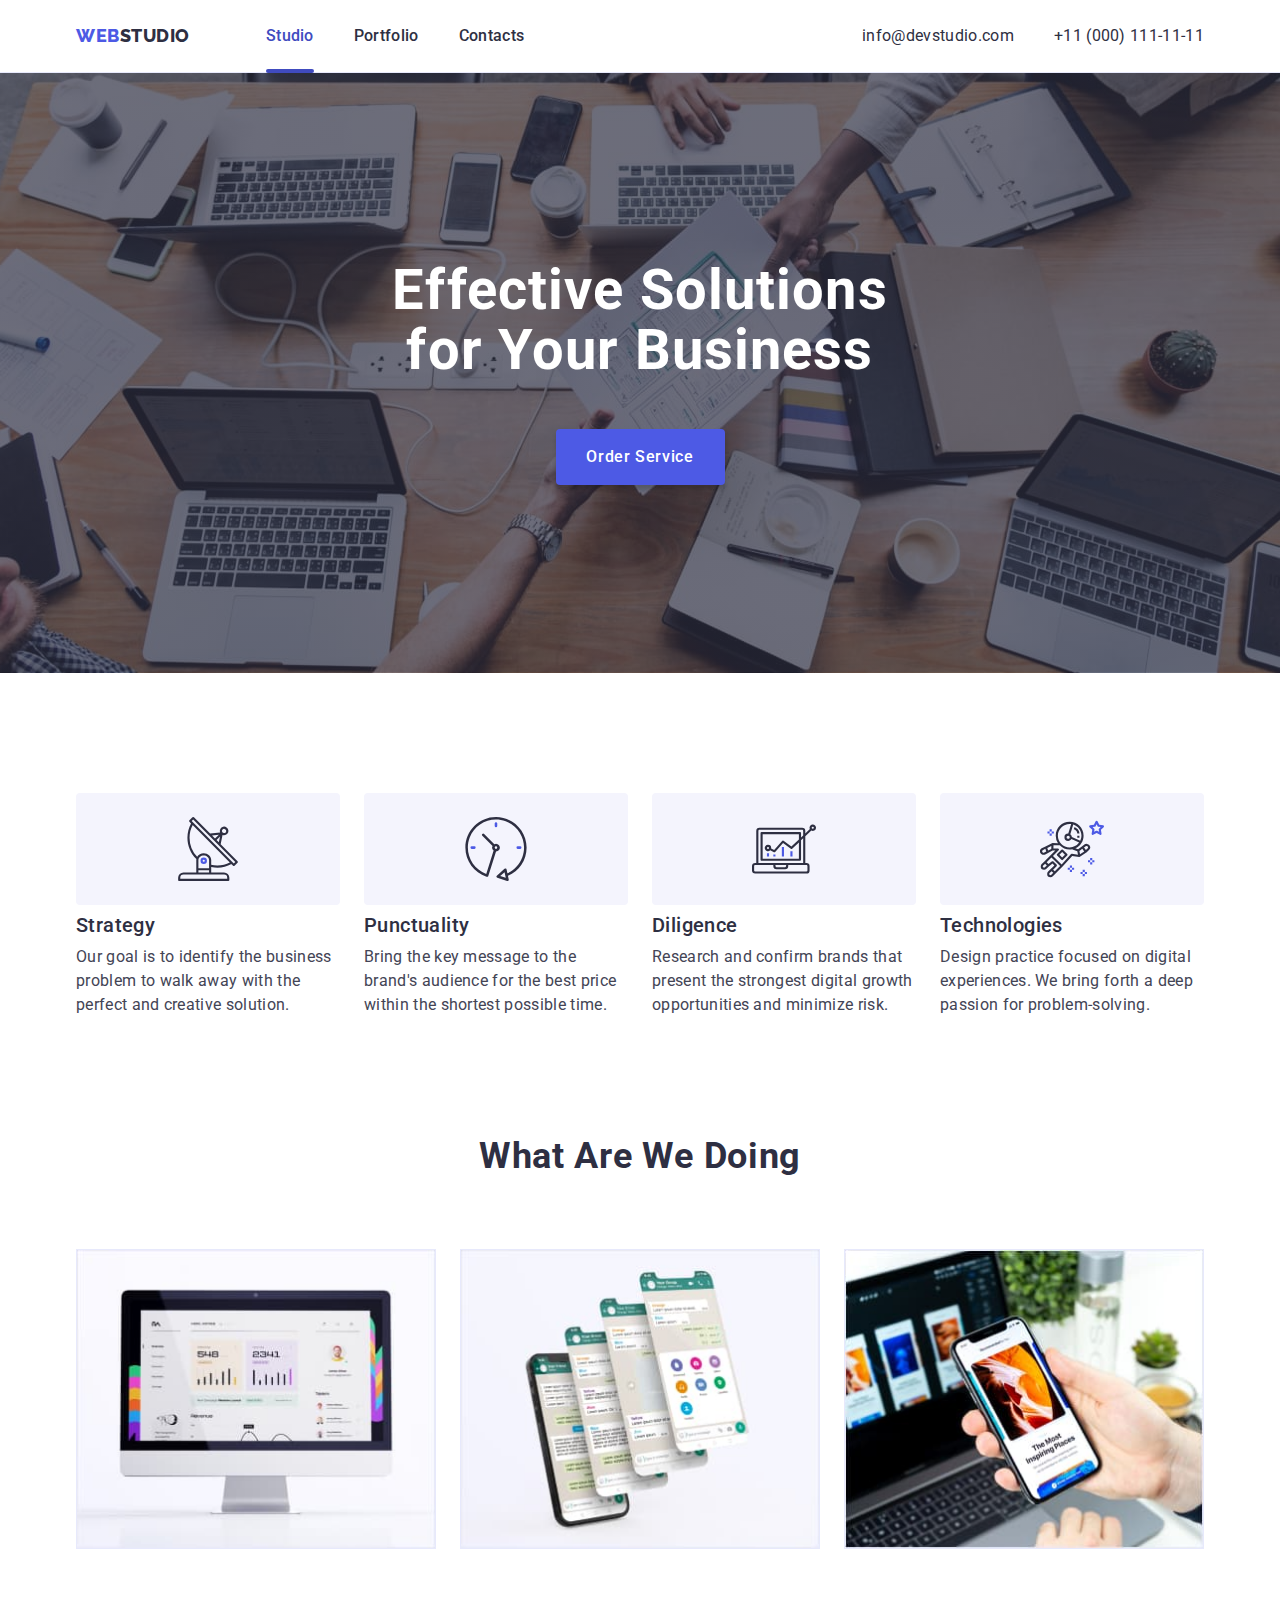
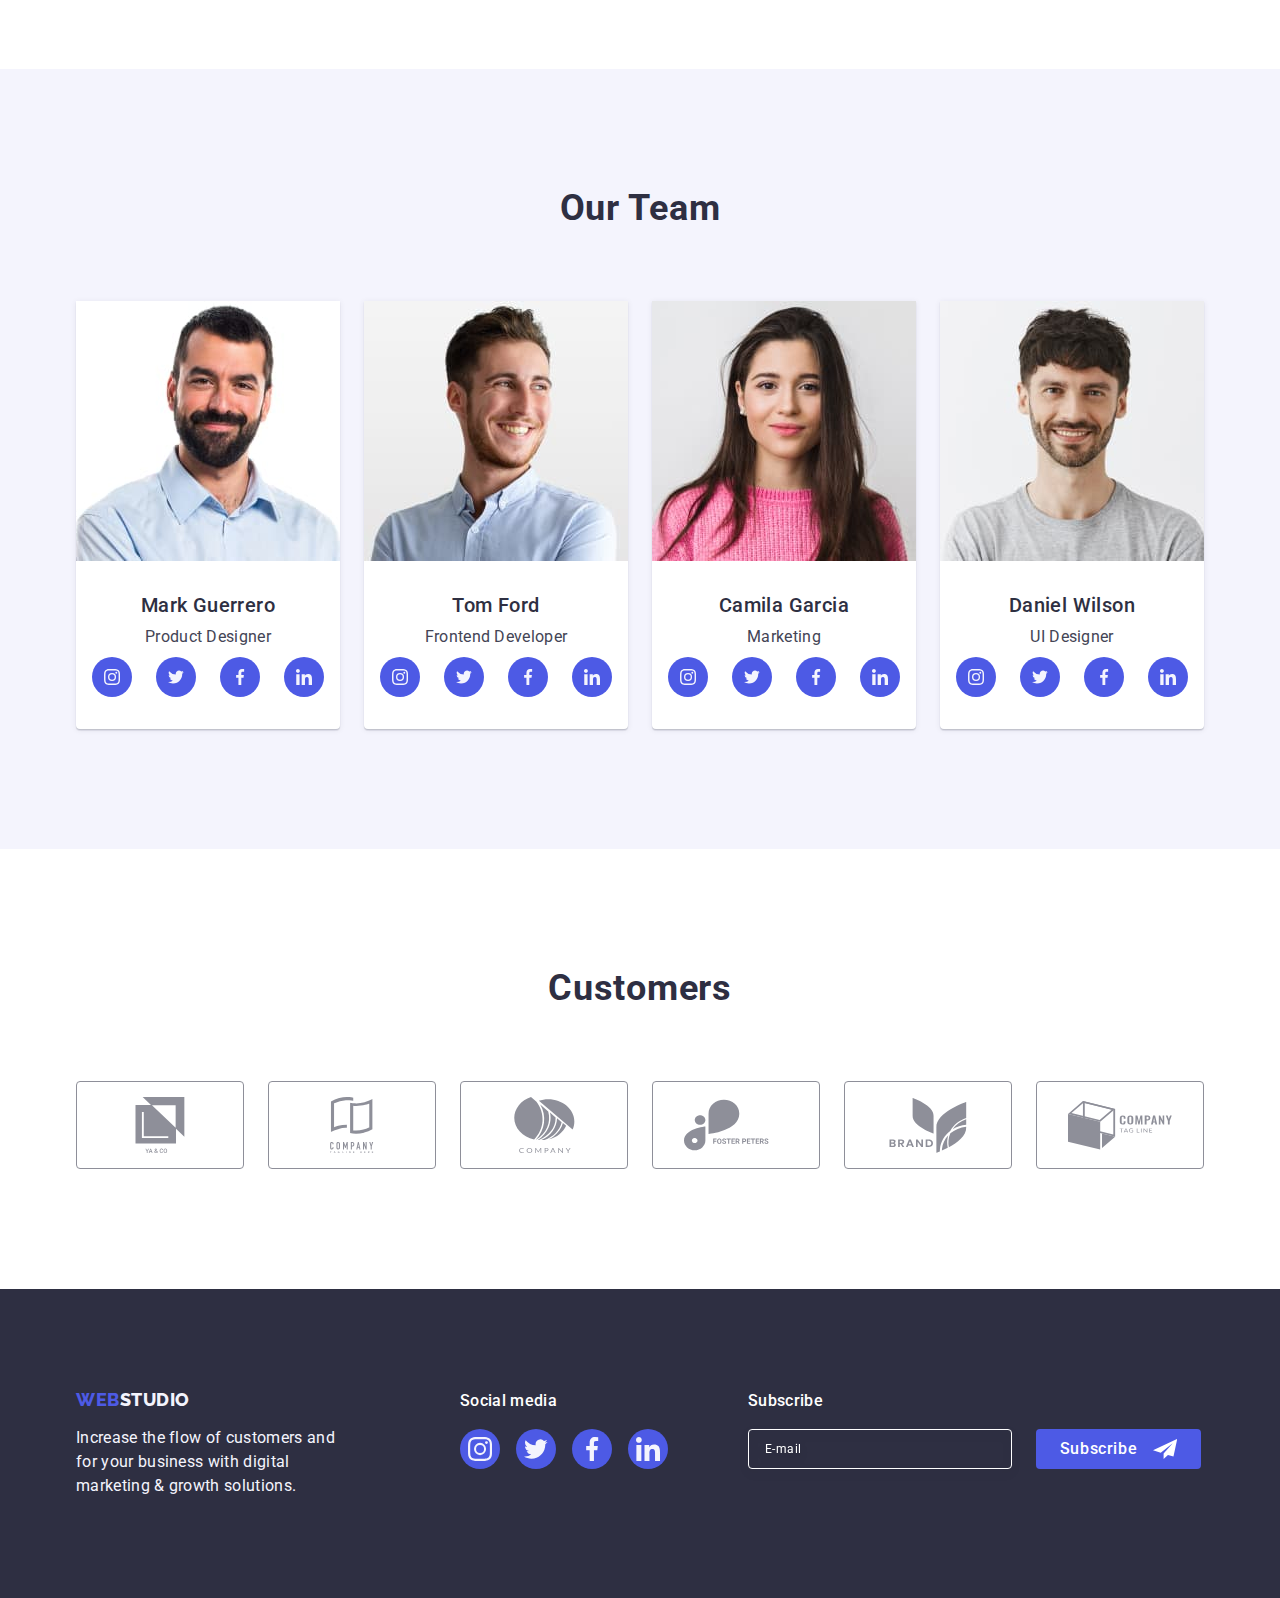
<file: index.html>
<!DOCTYPE html>
<html lang="en">

<head>
    <meta charset="UTF-8">
    <meta http-equiv="X-UA-Compatible" content="IE=edge">
    <meta name="viewport" content="width=device-width, initial-scale=1.0">
    <title>WebStudio</title>

<!--Fonts-->
    <link rel="preconnect" href="https://fonts.googleapis.com">
    <link rel="preconnect" href="https://fonts.gstatic.com" crossorigin="">
    <link
    href="https://fonts.googleapis.com/css2?family=Raleway:wght@800&amp;family=Roboto:wght@400;500;700;900&amp;display=swap"
    rel="stylesheet">

    <link rel="stylesheet" href="https://cdnjs.cloudflare.com/ajax/libs/modern-normalize/1.1.0/modern-normalize.min.css">
    <link rel="stylesheet" href="./css/styles.css"> 
</head>

<body>
   
<header class="page-header">
    <div class="header-container container">
    <nav class="main-nav"> 
            
        <a class="web-logo link" href="./index.html">Web<span class="studio-logo-header">Studio</span></a>
          
    <!-- Navigation list -->
    <ul class="list site-nav">
        <li>
        <a href="./index.html" class="link-studio current-page link">Studio</a>
        </li>
                
        <li>
        <a href="./portfolio.html" class="link-studio link">Portfolio</a>
        </li>

        <li>
        <a href="" class="link-studio link">Contacts</a>
        </li>
    </ul>
    </nav>
    <!-- Mobile Menu Button -->
<button type="button" class="mobile-menu-open-btn" data-menu-open>
    <svg width="32" height="22" viewBox="0 0 32 22" fill="none" xmlns="http://www.w3.org/2000/svg">
        <g clip-path="url(#clip0_297053_2156)">
            <path d="M1.34766 20.0431H30.8861M1.34766 10.7354H30.8861M1.34766 1.42773H30.8861" stroke="#2E2F42"
                stroke-width="3" stroke-linecap="round" stroke-linejoin="round" />
        </g>
        <defs>
            <clipPath id="clip0_297053_2156">
                <rect width="32" height="22" fill="white" />
            </clipPath>
        </defs>
    </svg>  
<!-- <svg width="32" height="22">
        <use href="./images/icons.svg#icon-menu-hamburger"></use>
    </svg>-->
</button>

    <!-- Address -->
    <address class="header-contacts">
    <ul class="contact-nav list">
        <li>
        <a class="adress-item link" href="mailto:info@devstudio.com">info@devstudio.com</a>
        </li>

        <li>
        <a class="adress-item link" href="tel:+110001111111">+11 (000) 111-11-11</a>
        </li>

    </ul>
    </address>
    </div>

    <!-- Mobile Hamburger Menu -->
    <div class="mobile-menu-wrapper is-hidden" data-menu>
        <div class="mobile-menu">
        <button type="button" class="mobile-menu-close-btn" data-menu-close>
        <svg class="menu-close-btn-icon" width="8" height="8">
        <use href="./images/icons.svg#icon-close-modal"></use>
        </svg>
    </button>

        <ul class="list mobile-menu-list">
        <li class="mobile-menu-list-item">
        <a href="./index.html" class="link mobile-menu-list-link current-mobile-link">Studio</a>
    </li>

        <li class="mobile-menu-list-item">
        <a href="./portfolio.html" class="link mobile-menu-list-link">Portfolio</a>
    </li>

        <li class="mobile-menu-list-item">
        <a href="" class="link mobile-menu-list-link">Contacts</a>
    </li>
    </ul>
    
        <div>
        <ul class="list mobile-address-list">
        <li class="mobile-tel-item">
        <a href="tel:+110001111111" class="link mobile-tel-link">+11 (000) 111-11-11</a>
    </li>

        <li>
        <a href="mailto:info@devstudio.com" class="link mobile-email-link">info@devstudio.com</a>
    </li>
    </ul>

        <ul class="list mobile-social-list">
        <li class="mobile-social-item">
        <a href="" class="link mobile-social-link">
        <svg class="mobile-social-icon" width="24" height="24">
        <use href="./images/icons.svg#icon-instagr"></use>
        </svg>
        </a>
    </li>

        <li class="mobile-social-item">
        <a href="" class="link mobile-social-link">
        <svg class="mobile-social-icon" width="24" height="24">
        <use href="./images/icons.svg#icon-bird"></use>
        </svg>
        </a>
    </li>

        <li class="mobile-social-item">
        <a href="" class="link mobile-social-link">
        <svg class="mobile-social-icon" width="24" height="24">
        <use href="./images/icons.svg#icon-facebook"></use>
        </svg>
        </a>
    </li>

    <li class="mobile-social-item">
        <a href="" class="link mobile-social-link">
        <svg class="mobile-social-icon" width="24" height="24">
        <use href="./images/icons.svg#icon-linkedin"></use>
    </svg>
    </a>
    </li>
    </ul>
    </div>
    </div>
    </div>
    </header>


    
<main>
<!-- BANER -->
<section class="baner">
    <div class="container">
        <h1 class="baner-title"> Effective Solutions for Your Business</h1>
        <button class="baner-button" data-modal-open type="button"> Order Service </button>
    </div>
</section>

<!-- ADVANTAGE -->
    <section class="section-advantage" >
          
    <div class="container"> 
        <h2 class="visually-hidden"> Our advantages</h2>
    <ul class="list second-list">
        <li class="list-advantage">
    <div class="advantage-logo">
        <svg width="64" height="64">
        <use href="./images/icons.svg#icon-antena"></use>
        </svg>
    </div> 
        <h3 class="advantage-title">Strategy</h3>
        <p class="advantage-text">Our goal is to identify the business problem to walk away with the perfect and creative solution.</p>
        </li>

        <li class="list-advantage">
    <div class="advantage-logo">
        <svg width="64" height="64">
        <use href="./images/icons.svg#icon-Clock"></use>
        </svg>
        </div>
        <h3 class="advantage-title">Punctuality</h3>
        <p class="advantage-text">Bring the key message to the brand's audience for the best price within the shortest possible time.</p>
        </li>

        <li class="list-advantage">
    <div class="advantage-logo">
        <svg width="64" height="64">
        <use href="./images/icons.svg#icon-LapTop"></use>
        </svg>
    </div>
        <h3 class="advantage-title">Diligence</h3>
        <p class="advantage-text">Research and confirm brands that present the strongest digital growth opportunities and minimize risk.</p>
        </li>

        <li class="list-advantage">
    <div class="advantage-logo">
        <svg width="64" height="64">
        <use href="./images/icons.svg#icon-Kosmonavt"></use>
        </svg>
        </div>
        <h3 class="advantage-title">Technologies</h3>
        <p class="advantage-text">Design practice focused on digital experiences. We bring forth a deep passion for problem-solving.</p>
        </li>
    </ul>
    </div>
</section>
<!-- WHAT WE DOING -->
<section class="section-what">
    <div class="container"> 
        <h2 class="title">What are we doing</h2>
    <ul class="list whatdoing-list">
        <li class="photo">
        <img srcset="./images/example1.jpg 1x, ./images/example1@2x.jpg 2x" src="./images/example1.jpg" alt="monitor" class="whatdoing-img" width="360" height="300" />
        </li>
             
        <li class="photo">    
        <img srcset="./images/example2.jpg 1x, ./images/example2@2x.jpg 2x" src="./images/example2.jpg" alt="mobile phone with different screens" class="whatdoing-img" width="360" height="300" />
        </li>
            
        <li class="photo">
        <img srcset="./images/example3.jpg 1x, ./images/example3@2x.jpg 2x" src="./images/example3.jpg" alt="man holding a mobile phone" class="whatdoing-img" width="360" height="300" />
        </li>
    </ul>
    </div>
</section>
<!-- OUR TEAM -->
<section class="section-team section">
    <div class="container">
        <h2 class="team-title"> Our Team </h2>
        <ul class="list team-list">
        <li class="our-team-card">
        <img srcset="./images/photo1.jpg 1x, ./images/photo1@2x.jpg 2x" src="./images/mark.jpg" class="team-img" alt="smiling man with beard" width="264" height="260" />
        <div class="name">
        <h3 class="our-team-name">Mark Guerrero</h3>
        <p class=" our-team-text">Product Designer</p>
                    
                
    <ul class="social-list">
        <li class="social-item">
        <a href="" class="social-icon">
        <svg class="social" width="16" height="16">
        <use href="./images/icons.svg#icon-instagr"></use>
        </svg>
        </a>
        </li>

        <li class="social-item">
        <a href="" class="social-icon">
        <svg class="social" width="16" height="16" >
        <use href="./images/icons.svg#icon-bird"></use>
        </svg>
        </a>
        </li>

        <li class="social-item">
        <a href="" class="social-icon">
        <svg class="social" width="16" height="16">
        <use href="./images/icons.svg#icon-facebook"></use>
        </svg>
        </a>
        </li>

        <li class="social-item">
        <a href="" class="social-icon">
        <svg class="social" width="16" height="16">
        <use href="./images/icons.svg#icon-linkedin"></use>
        </svg>
        </a>
        </li>
        </ul>
        </div>
        </li>


        <li class="our-team-card">
        <img srcset="./images/photo2.jpg 1x, ./images/photo2@2x.jpg 2x" src="./images/tom.jpg" class="team-img" alt="man smiling" width="264" height="260" />  
        <div class="name">
        <h3 class="our-team-name">Tom Ford</h3>
        <p class="our-team-text">Frontend Developer</p>

    <ul class="social-list">
        <li class="social-item">
        <a href="" class="social-icon">
        <svg class="social" width="16" height="16">
        <use href="./images/icons.svg#icon-instagr"></use>
        </svg>
        </a>
        </li>
                
        <li class="social-item">
        <a href="" class="social-icon">
        <svg class="social" width="16" height="16">
        <use href="./images/icons.svg#icon-bird"></use>
        </svg>
        </a>
        </li>
                
        <li class="social-item">
        <a href="" class="social-icon">
        <svg class="social" width="16" height="16">
        <use href="./images/icons.svg#icon-facebook"></use>
        </svg>
        </a>
        </li>
                
        <li class="social-item">
        <a href="" class="social-icon">
        <svg class="social" width="16" height="16">
        <use href="./images/icons.svg#icon-linkedin"></use>
        </svg>
        </a>
        </li>
        </ul>
        </div>
        </li>

        <li class="our-team-card">  
        <img srcset="./images/photo3.jpg 1x, ./images/photo3@2x.jpg 2x" src="./images/camila.jpg" class="team-img" alt="smiling brunette girl" width="264" height="260" />
    <div class="name">
        <h3 class="our-team-name">Camila Garcia</h3>
        <p class=" our-team-text">Marketing</p>

    <ul class="social-list">
        <li class="social-item">
        <a href="" class="social-icon">
        <svg class="social" width="16" height="16">
        <use href="./images/icons.svg#icon-instagr"></use>
        </svg>
        </a>
        </li>
                
        <li class="social-item">
        <a href="" class="social-icon">
        <svg class="social" width="16" height="16">
        <use href="./images/icons.svg#icon-bird"></use>
        </svg>
        </a>
        </li>
                
        <li class="social-item">
        <a href="" class="social-icon">
        <svg class="social" width="16" height="16">
        <use href="./images/icons.svg#icon-facebook"></use>
        </svg>
        </a>
        </li>
                
        <li class="social-item">
        <a href="" class="social-icon">
        <svg class="social" width="16" height="16">
        <use href="./images/icons.svg#icon-linkedin"></use>
        </svg>
        </a>
        </li>
        </ul>
        </div>
        </li>

        <li class="our-team-card">
        <img srcset="./images/photo4.jpg 1x, ./images/photo4@2x.jpg 2x" src="./images/daniel.jpg"  class="team-img" alt="smiling brunette men" width="264" height="260" />
    <div class="name">
        <h3 class="our-team-name">Daniel Wilson</h3>
        <p class="our-team-text">UI Designer</p>

    <ul class="social-list">
        <li class="social-item">
        <a href="" class="social-icon">
        <svg class="social" width="16" height="16">
        <use href="./images/icons.svg#icon-instagr"></use>
        </svg>
        </a>
        </li>
                
        <li class="social-item">
        <a href="" class="social-icon">
        <svg class="social" width="16" height="16">
        <use href="./images/icons.svg#icon-bird"></use>
        </svg>
        </a>
        </li>
                
        <li class="social-item">
        <a href="" class="social-icon">
        <svg class="social" width="16" height="16">
        <use href="./images/icons.svg#icon-facebook"></use>
        </svg>
        </a>
        </li>
                
        <li class="social-item">
        <a href="" class="social-icon">
        <svg class="social" width="16" height="16">
        <use href="./images/icons.svg#icon-linkedin"></use>
        </svg>
        </a>
        </li>
    </ul>
    </div>
        </li>

    </ul>
    </div>
</section>
<!-- CUSTOMERS -->
<section class="customers">
    <div class="container">
        <h2 class="customers-title">Customers</h2>
        <ul class="customers-list">
        <li class="company-item">
        <a href="" class="company-icon">
        <svg class="company" width="104" height="56">
        <use href="./images/icons.svg#icon-ya-and-co"></use>
        </svg>
        </a>
        </li>

        <li class="company-item">
        <a href="" class="company-icon">
        <svg class="company" width="104" height="56">
        <use href="./images/icons.svg#icon-union"></use>
        </svg>
        </a>
        </li>

        <li class="company-item">
        <a href="" class="company-icon">
        <svg class="company" width="104" height="56">
        <use href="./images/icons.svg#icon-company3"></use>
        </svg>
        </a>
        </li>

        <li class="company-item">
        <a href="" class="company-icon">
        <svg class="company" width="104" height="56">
        <use href="./images/icons.svg#icon-company4"></use>
        </svg>
        </a>
        </li>

        <li class="company-item">
        <a href="" class="company-icon">
        <svg class="company" width="104" height="56">
        <use href="./images/icons.svg#icon-company5"></use>
        </svg>
        </a>
        </li>

        <li class="company-item">
        <a href="" class="company-icon">
        <svg class="company" width="104" height="56">
        <use href="./images/icons.svg#icon-company-6"></use>
        </svg>
        </a>
        </li>
        </ul>
        </div>
</section> 
</main> 
<!-- FOOTER -->
<footer class="footer">
    <div class="container footer-container ">

    <div class="footer-logo-box">  
        <a class="link logo-footer" href="./index.html">Web<span class="studio-logo-footer link">Studio</span></a>
        <p class="footer-text">Increase the flow of customers and <br>
        for your business with digital <br>
        marketing & growth solutions.</p>
        </div>
     
      

    <div class="footer-social-container"> 
        <p class="social-media-text">Social media</p>
        <ul class="social-media"> 
        <li class="social-item">
        <a href="" class="social-icon-footer">
        <svg class="social" width="24" height="24">
        <use href="./images/icons.svg#icon-instagr"></use>
        </svg>
        </a>
        </li>

        <li class="social-item">
        <a href="" class="social-icon-footer">
        <svg class="social" width="24" height="24">
        <use href="./images/icons.svg#icon-bird"></use>
        </svg>
        </a>
        </li>

        <li class="social-item">
        <a href="" class="social-icon-footer">
        <svg class="social" width="24" height="24">
        <use href="./images/icons.svg#icon-facebook"></use>
        </svg>
        </a>
        </li>

        <li class="social-item">
        <a href="" class="social-icon-footer">
        <svg class="social" width="24" height="24">
        <use href="./images/icons.svg#icon-linkedin"></use>
        </svg>
        </a>
        </li>
        </ul>
        </div>

<div class="subscribe-cont">
        <p class="subscribe-par">Subscribe</p>
<form class="subscribe-form">
         <label class="subscribe-lab">
        <input type="email" name="subscribe" placeholder="E-mail" class="subscribe-inpt" />
        </label>
    <button type="submit" class="subscribe-btn">Subscribe
        <svg width="24" height="24" class="sub-btn-icon">
        <use href="./images/icons.svg#icon-icon-send"></use>
        </svg>
    </button>
</form>
        </div>
        </div>

</footer> 


<div data-modal class="backdrop is-hidden">
<div class="modal">
        <button type="button" class="modal-close-btn" data-modal-close="">
        <svg class="modal-close-btn-icon" width="8" height="8">
        <use href="./images/icons.svg#icon-close-modal"></use>
        </svg>
        </button>


<p class="form-title">Leave your contacts and we will call you back</p>

<form>
<div class="contact-form">
<label for="user-name" class="modal-form-field">Name </label>
    <div class="modal-form-input-wrapper">

    <input type="text" id="user-name" name="user-name" class="contact-form-input" required/>
    <svg class="modal-form-input-icon" width="18" height="24">
    <use href="./images/icons.svg#icon-men"></use>
    </svg>
</div>
</div>
    
<div class="contact-form">
<label for="user-phone" class="modal-form-field">Phone</label> 
    <div class="modal-form-input-wrapper">

    <input type="tel" id="user-phone"  name="user-phone" class="contact-form-input"/>
    <svg class="modal-form-input-icon" width="18" height="24">
        <use href="./images/icons.svg#icon-phone"></use>
    </svg>
</div>
</div>

<div class="contact-form">
<label for="user-email" class="modal-form-field">Email </label>
<div class="modal-form-input-wrapper">

    <input type="email" id="user-email" name="user-email"
    class="contact-form-input"/>
    <svg class="modal-form-input-icon" width="18" height="24">
    <use href="./images/icons.svg#icon-email"></use>
    </svg>
</div>
</div>

<div class="comment">
    <label for="user-comment" class="modal-form-field">Comment</label>
    <textarea name="user-comment" id="user-comment" class="contact-form-message" placeholder="Text input"></textarea>
</div>

<div class="checkbox-cont">
    <input id="user-privacy"  type="checkbox" name="user-privacy" class="modal-form-check visually-hidden" value="true" />
    
    <label for="user-privacy" class="modal-form-check-desc">
    <span class="privacy-policy"><svg width="10" height="8" class="checkbox-icon">
    <use href="./images/icons.svg#icon-vector"></use>
    </svg>
    </span>I accept the terms and conditions of the <a  class="privacy-link" href="">Privacy Policy</a>
    </label>
</div>
    <button type="submit" class="modal-form-btn">Send</button>
</form>
</div>
</div>
<script src="./js/modal.js"></script>
<script src="./js/mobile-menu.js"></script>
</body>

</html>
</file>
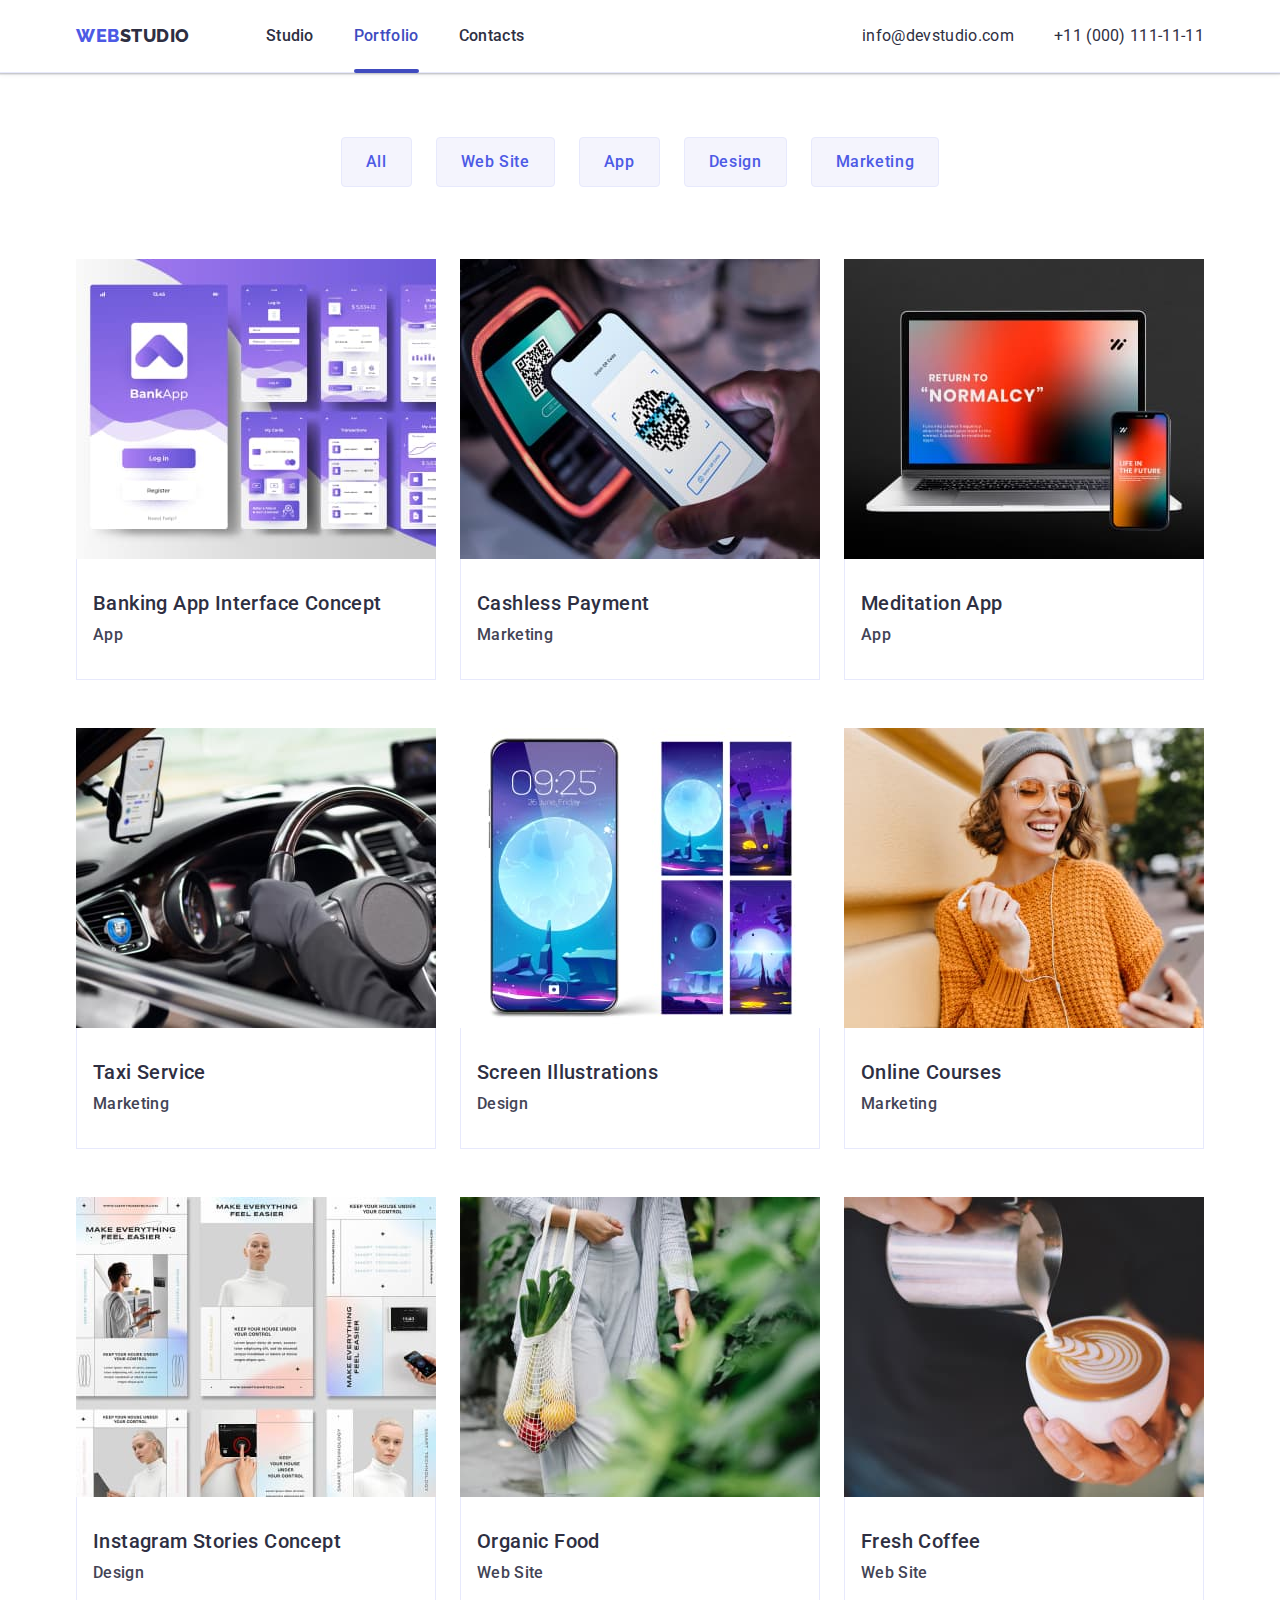
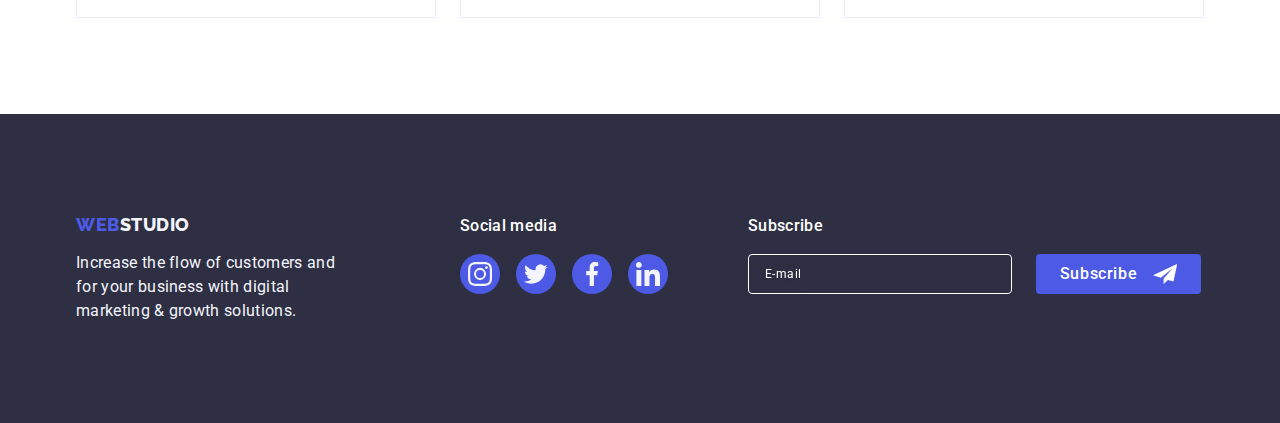
<file: portfolio.html>
<!DOCTYPE html>
<html lang="en">

<head>
   <meta charset="UTF-8">
   <meta http-equiv="X-UA-Compatible" content="IE=edge">
   <meta name="viewport" content="width=device-width, initial-scale=1.0">
   <title>Portfolio</title>
<!--Fonts-->
   <link rel="preconnect" href="https://fonts.googleapis.com">
   <link rel="preconnect" href="https://fonts.gstatic.com" crossorigin="">
   <link
   href="https://fonts.googleapis.com/css2?family=Raleway:wght@700&amp;family=Roboto:wght@400;500;700;900&amp;display=swap"
   rel="stylesheet">

   <link rel="stylesheet" href="https://cdnjs.cloudflare.com/ajax/libs/modern-normalize/1.1.0/modern-normalize.min.css">
   <link rel="stylesheet" href="./css/styles.css">
</head>
<!-- Header -->
<header class="page-header">
   <div class="header-container container">
      <nav class="main-nav">

         <a class="web-logo link" href="./index.html">Web<span class="studio-logo-header">Studio</span></a>

         <ul class="site-nav list ">
            <li>
               <a href="./index.html" class="link-studio link">Studio</a>
            </li>
            <li>
               <a href="./portfolio.html" class="link-studio current-page link">Portfolio</a>
            </li>
            <li>
               <a href="" class="link-studio link">Contacts</a>
            </li>
         </ul>
      </nav>
      <!-- Mobile Menu Button -->
      <button type="button" class="mobile-menu-open-btn" data-menu-open>
       <svg width="32" height="22" viewBox="0 0 32 22" fill="none" xmlns="http://www.w3.org/2000/svg">
      <g clip-path="url(#clip0_297053_2156)">
      <path d="M1.34766 20.0431H30.8861M1.34766 10.7354H30.8861M1.34766 1.42773H30.8861" stroke="#2E2F42"
                              stroke-width="3" stroke-linecap="round" stroke-linejoin="round" />
                  </g>
      <defs>
      <clipPath id="clip0_297053_2156">
      <rect width="32" height="22" fill="white" />
      </clipPath>
</defs>
</svg>
            <!-- <svg width="32" height="22">
              <use href="./images/icons.svg#icon-menu-hamburger"></use>
          </svg>-->
      </button>

<!-- Address -->
      <address class="header-contacts">
         <ul class="contact-nav list">
            <li>
               <a class="adress-item link" href="mailto:info@devstudio.com">info@devstudio.com</a>
            </li>
            <li>
               <a class="adress-item link" href="tel:+110001111111">+11 (000) 111-11-11</a>
            </li>
         </ul>
      </address>
   </div>

<!-- Mobile Hamburger Menu -->
<div class="mobile-menu-wrapper is-hidden" data-menu>
      <div class="mobile-menu">
            <button type="button" class="mobile-menu-close-btn" data-menu-close>
                  <svg class="menu-close-btn-icon" width="8" height="8">
                        <use href="./images/icons.svg#icon-close-modal"></use>
                  </svg>
            </button>

            <ul class="list mobile-menu-list">
                  <li class="mobile-menu-list-item">
                        <a href="./index.html" class="link mobile-menu-list-link current-mobile-link">Studio</a>
                  </li>

                  <li class="mobile-menu-list-item">
                        <a href="./portfolio.html" class="link mobile-menu-list-link">Portfolio</a>
                  </li>

                  <li class="mobile-menu-list-item">
                        <a href="" class="link mobile-menu-list-link">Contacts</a>
                  </li>
            </ul>

            <div>
                  <ul class="list mobile-address-list">
                  <li class="mobile-tel-item">
                  <a href="tel:+110001111111" class="link mobile-tel-link">+11 (000) 111-11-11</a>
      </li>

      <li>
            <a href="mailto:info@devstudio.com" class="link mobile-email-link">info@devstudio.com</a>
      </li>
      </ul>

            <ul class="list mobile-social-list">
      <li class="mobile-social-item">
      <a href="" class="link mobile-social-link">
      <svg class="mobile-social-icon" width="24" height="24">
            <use href="./images/icons.svg#icon-instagr"></use>
            </svg>
      </a>
      </li>

      <li class="mobile-social-item">
            <a href="" class="link mobile-social-link">
      <svg class="mobile-social-icon" width="24" height="24">
      <use href="./images/icons.svg#icon-bird"></use>
      </svg>
            </a>
      </li>

      <li class="mobile-social-item">
            <a href="" class="link mobile-social-link">
      <svg class="mobile-social-icon" width="24" height="24">
            <use href="./images/icons.svg#icon-facebook"></use>
      </svg>
      </a>
      </li>

      <li class="mobile-social-item">
            <a href="" class="link mobile-social-link">
      <svg class="mobile-social-icon" width="24" height="24">
      <use href="./images/icons.svg#icon-linkedin"></use>
      </svg>
      </a>
      </li>
      </ul>
      </div>
      </div>
</div>
</header>
<!-- Main -->
<main>
<section class="portfolio-section">
   <div class="container portfolio-container">
<!-- Section buttons -->
      <h1 class="visually-hidden"> Portfolio of designs and applications</h1>

   <ul class="list-buttons-portfolio">
      <li> <button class="filter-buttons-portfolio" type="button"> All </button> </li>
      <li><button class="filter-buttons-portfolio" type="button"> Web Site </button></li>
      <li><button class="filter-buttons-portfolio" type="button"> App </button></li>
      <li><button class="filter-buttons-portfolio" type="button"> Design </button></li>
      <li><button class="filter-buttons-portfolio" type="button"> Marketing </button></li>
   </ul>

<!-- section with projects and photo portfolio -->
      
   <ul class="list-portfolio">
         <li class="list-port">
         <a class="link-port" href=""> 
<div class="img-wrapper"> 
         <img src="./images/portfolio/banking.jpg" 
               alt="banking app interface concept screens" width="360" height="300" />
         <p class="overlay">14 Stylish and User-Friendly App Design Concepts · Task Manager App · Calorie Tracker App · Exotic Fruit Ecommerce App ·
         Cloud Storage App
         </p>
      </div>
      <div class="name-portfolio">
         <h2 class="portfolio-title"> Banking App Interface Concept</h2>
         <p class="portfolio-text">App</p>
      </div>
         </a>
         </li>

         <li class="list-port">
         <a class="link-port" href=""> 
<div class="img-wrapper">
            <img src="./images/portfolio/img2.jpg" alt="screen showing a cashless payment application" width="360"
                  height="300" />
            <p class="overlay">14 Stylish and User-Friendly App Design Concepts · Task Manager App · Calorie Tracker App · Exotic Fruit Ecommerce App ·
            Cloud Storage App
            </p>
      </div>
<div class="name-portfolio">
         <h2 class="portfolio-title"> Cashless Payment</h2>
         <p class="portfolio-text">Marketing</p>
</div>
         </a>
         </li>

         <li class="list-port">
         <a class="link-port" href=""> 
<div class="img-wrapper">
         <img src="./images/portfolio/img3.jpg" alt="laptop" width="360" height="300" />
      <p class="overlay">14 Stylish and User-Friendly App Design Concepts · Task Manager App · Calorie Tracker App · Exotic Fruit Ecommerce App · Cloud Storage App
      </p>
</div>
<div class="name-portfolio">
         <h2 class="portfolio-title"> Meditation App</h2>
         <p class="portfolio-text">App</p>
   </div>
         </a>
         </li>
        

         <!-- second line -->
         
         <li class="list-port">
         <a class="link-port" href=""> 
<div class="img-wrapper">
         <img src="./images/portfolio/img4.jpg" alt="driver's hands on the steering wheel" width="360"
                  height="300" />
      <p class="overlay">14 Stylish and User-Friendly App Design Concepts · Task Manager App · Calorie Tracker App · Exotic Fruit Ecommerce App · Cloud Storage App
      </p>
</div>
   <div class="name-portfolio">
         <h2 class="portfolio-title"> Taxi Service</h2>
         <p class="portfolio-text">Marketing</p>
   </div>
         </a>
         </li>

      <li class="list-port">
      <a class="link-port" href=""> 
<div class="img-wrapper">
      <img src="./images/portfolio/img5.jpg" alt="telefons screens" width="360" height="300" />
      <p class="overlay">14 Stylish and User-Friendly App Design Concepts · Task Manager App · Calorie Tracker App · Exotic Fruit Ecommerce App · Cloud Storage App
      </p>
</div>
<div class="name-portfolio">
      <h2 class="portfolio-title"> Screen Illustrations</h2>
      <p class="portfolio-text">Design</p>
</div>
      </a>  
      </li>

      <li class="list-port">
      <a class="link-port" href="">
<div class="img-wrapper">
      <img src="./images/portfolio/img6.jpg" alt="smiling woman" width="360" height="300" />
      <p class="overlay">14 Stylish and User-Friendly App Design Concepts · Task Manager App · Calorie Tracker App · Exotic Fruit Ecommerce App · Cloud Storage App
      </p>
</div>
<div class="name-portfolio">
      <h2 class="portfolio-title"> Online Courses</h2>
      <p class="portfolio-text">Marketing</p>
</div>
      </a>
      </li>
        
         <!-- Third line -->
         
      <li class="list-port">
      <a  class="link-port" href=""> 
<div class="img-wrapper">
      <img src="./images/portfolio/img7.jpg" alt="Images of screens with a wanderer on instagram" width="360"
                  height="300" />
      <p class="overlay">14 Stylish and User-Friendly App Design Concepts · Task Manager App · Calorie Tracker App · Exotic Fruit Ecommerce App · Cloud Storage App
      </p>
</div>
<div class="name-portfolio">
      <h2 class="portfolio-title"> Instagram Stories Concept</h2>
      <p class="portfolio-text">Design</p>
</div>
      </a>
      </li>


         <li class="list-port">
         <a  class="link-port" href="">
<div class="img-wrapper">
         <img src="./images/portfolio/img8.jpg" alt="woman carrying groceries" width="360" height="300" />
      <p class="overlay">14 Stylish and User-Friendly App Design Concepts · Task Manager App · Calorie Tracker App · Exotic Fruit Ecommerce App · Cloud Storage App
      </p>
</div>
   
<div class="name-portfolio">
      <h2 class="portfolio-title"> Organic Food</h2>
      <p class="portfolio-text">Web Site</p>
</div>
      </a>
      </li>

         <li class="list-port">
         <a  class="link-port" href=""> 
<div class="img-wrapper">
      <img src="./images/portfolio/img9.jpg" alt="coffee cup" width="360" height="300" />
      <p class="overlay">14 Stylish and User-Friendly App Design Concepts · Task Manager App · Calorie Tracker App · Exotic Fruit Ecommerce App · Cloud Storage App
      </p>
</div>
<div class="name-portfolio">
         <h2 class="portfolio-title">Fresh Coffee</h2>
         <p class="portfolio-text">Web Site</p>
   </div>
         </a>
         </li>
   </ul>
   </div>
</section>
</main>

   <!--footer -->
<footer class="footer">
   <div class="container footer-container ">
      
   <div class="footer-logo-box">
         <a class="  link logo-footer" href="./index.html">Web<span class="studio-logo-footer link">Studio</span></a>
         <p class="footer-text">Increase the flow of customers and <br>
         for your business with digital <br>
         marketing & growth solutions.</p>
   </div>
      
      
      
   <div class="footer-social-container">
         <p class="social-media-text">Social media</p>
   <ul class="social-media">
         <li class="social-item">
         <a href=""  class="social-icon-footer">
         <svg class="social" width="24" height="24">
         <use href="./images/icons.svg#icon-instagr"></use>
         </svg>
         </a>
         </li>
      
         <li class="social-item">
         <a href=""  class="social-icon-footer">
         <svg class="social" width="24" height="24">
         <use href="./images/icons.svg#icon-bird"></use>
         </svg>
         </a>
         </li>
      
         <li class="social-item">
         <a href="" class="social-icon-footer">
         <svg class="social" width="24" height="24">
         <use href="./images/icons.svg#icon-facebook"></use>
         </svg>
         </a>
         </li>
      
         <li class="social-item">
         <a href=""  class="social-icon-footer">
         <svg class="social" width="24" height="24">
         <use href="./images/icons.svg#icon-linkedin"></use>
         </svg>
         </a>
         </li>
   </ul>
   </div>

<div class="subscribe-cont">
      <p class="subscribe-par">Subscribe</p>

<form class="subscribe-form">
      <label class="subscribe-lab">
      <input type="email" name="subscribe" placeholder="E-mail" class="subscribe-inpt" />
      </label>
      <button type="submit" class="subscribe-btn">Subscribe
      <svg width="24" height="24" class="sub-btn-icon">
      <use href="./images/icons.svg#icon-icon-send"></use>
      </svg>
      </button>
</form>
      </div>
      </div> 
</footer> 
</html>
</file>
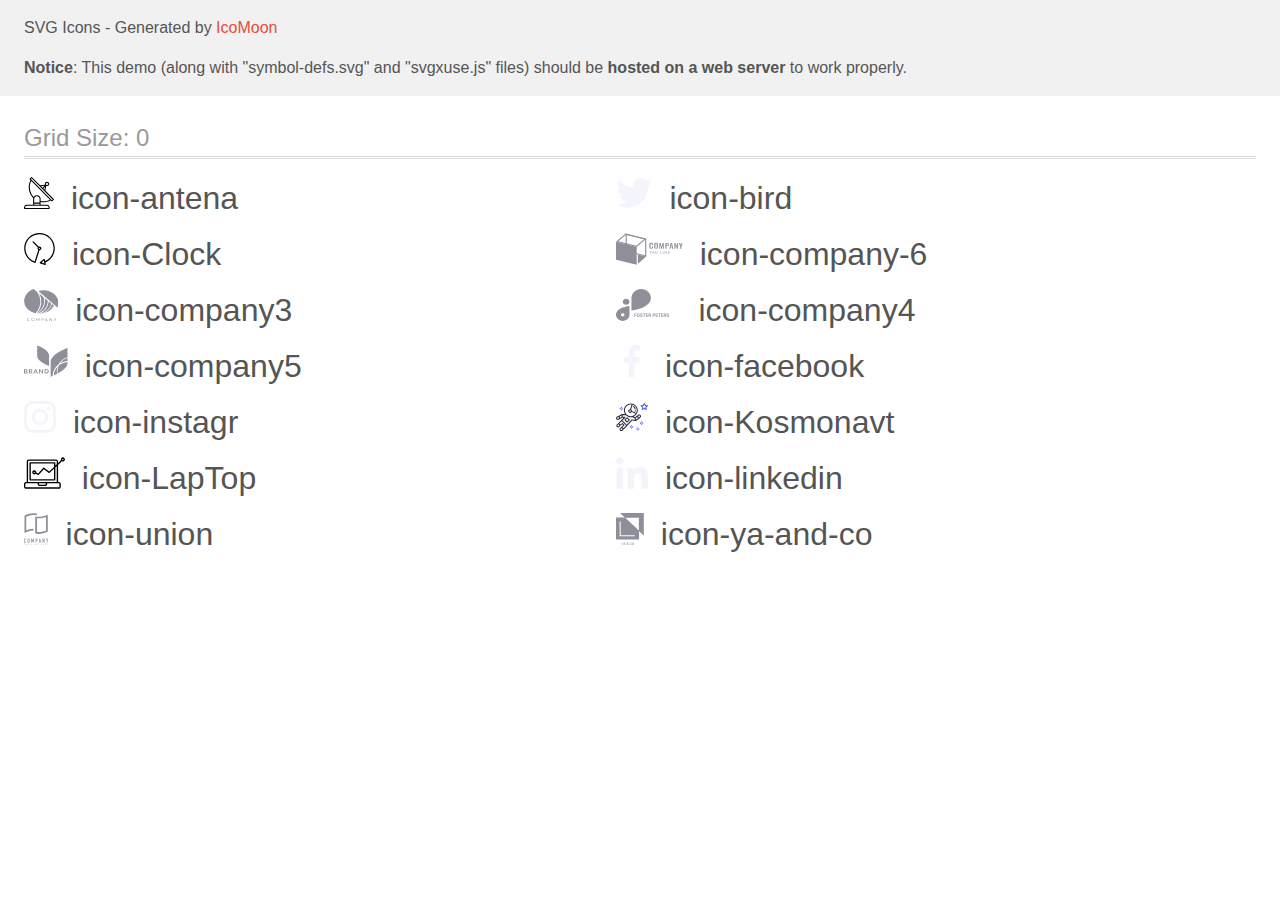
<file: images/svg/Новая папка/demo-external-svg.html>
<!doctype html>
<html>
<head>
    <title>IcoMoon - SVG Icons</title>
    <meta charset="utf-8">
    <meta name="viewport" content="width=device-width, initial-scale=1">
    <link rel="stylesheet" href="demo-files/demo.css">
    <link rel="stylesheet" href="style.css">
</head>
<body>
<header class="bgc1 clearfix">
<div class="mhl">
    <p>SVG Icons - Generated by <a href="https://icomoon.io/app">IcoMoon</a></p><p><strong>Notice</strong>: This demo (along with "symbol-defs.svg" and "svgxuse.js" files) should be <b>hosted on a web server</b> to work properly.</p>
</div>
</header>
    <div class="clearfix mhl ptl">
        <h1 class="mvm mtn fgc1">Grid Size: 0</h1>
        <div class="glyph fs1">
            <div class="clearfix pbs">
                <svg class="icon icon-antena"><use xlink:href="symbol-defs.svg#icon-antena"></use></svg><span class="name"> icon-antena</span>
            </div>
        </div>
        <div class="glyph fs1">
            <div class="clearfix pbs">
                <svg class="icon icon-bird"><use xlink:href="symbol-defs.svg#icon-bird"></use></svg><span class="name"> icon-bird</span>
            </div>
        </div>
        <div class="glyph fs1">
            <div class="clearfix pbs">
                <svg class="icon icon-Clock"><use xlink:href="symbol-defs.svg#icon-Clock"></use></svg><span class="name"> icon-Clock</span>
            </div>
        </div>
        <div class="glyph fs1">
            <div class="clearfix pbs">
                <svg class="icon icon-company-6"><use xlink:href="symbol-defs.svg#icon-company-6"></use></svg><span class="name"> icon-company-6</span>
            </div>
        </div>
        <div class="glyph fs1">
            <div class="clearfix pbs">
                <svg class="icon icon-company3"><use xlink:href="symbol-defs.svg#icon-company3"></use></svg><span class="name"> icon-company3</span>
            </div>
        </div>
        <div class="glyph fs1">
            <div class="clearfix pbs">
                <svg class="icon icon-company4"><use xlink:href="symbol-defs.svg#icon-company4"></use></svg><span class="name"> icon-company4</span>
            </div>
        </div>
        <div class="glyph fs1">
            <div class="clearfix pbs">
                <svg class="icon icon-company5"><use xlink:href="symbol-defs.svg#icon-company5"></use></svg><span class="name"> icon-company5</span>
            </div>
        </div>
        <div class="glyph fs1">
            <div class="clearfix pbs">
                <svg class="icon icon-facebook"><use xlink:href="symbol-defs.svg#icon-facebook"></use></svg><span class="name"> icon-facebook</span>
            </div>
        </div>
        <div class="glyph fs1">
            <div class="clearfix pbs">
                <svg class="icon icon-instagr"><use xlink:href="symbol-defs.svg#icon-instagr"></use></svg><span class="name"> icon-instagr</span>
            </div>
        </div>
        <div class="glyph fs1">
            <div class="clearfix pbs">
                <svg class="icon icon-Kosmonavt"><use xlink:href="symbol-defs.svg#icon-Kosmonavt"></use></svg><span class="name"> icon-Kosmonavt</span>
            </div>
        </div>
        <div class="glyph fs1">
            <div class="clearfix pbs">
                <svg class="icon icon-LapTop"><use xlink:href="symbol-defs.svg#icon-LapTop"></use></svg><span class="name"> icon-LapTop</span>
            </div>
        </div>
        <div class="glyph fs1">
            <div class="clearfix pbs">
                <svg class="icon icon-linkedin"><use xlink:href="symbol-defs.svg#icon-linkedin"></use></svg><span class="name"> icon-linkedin</span>
            </div>
        </div>
        <div class="glyph fs1">
            <div class="clearfix pbs">
                <svg class="icon icon-union"><use xlink:href="symbol-defs.svg#icon-union"></use></svg><span class="name"> icon-union</span>
            </div>
        </div>
        <div class="glyph fs1">
            <div class="clearfix pbs">
                <svg class="icon icon-ya-and-co"><use xlink:href="symbol-defs.svg#icon-ya-and-co"></use></svg><span class="name"> icon-ya-and-co</span>
            </div>
        </div>
  </div>
<script defer src="svgxuse.js"></script>
</body>
</html>
</file>
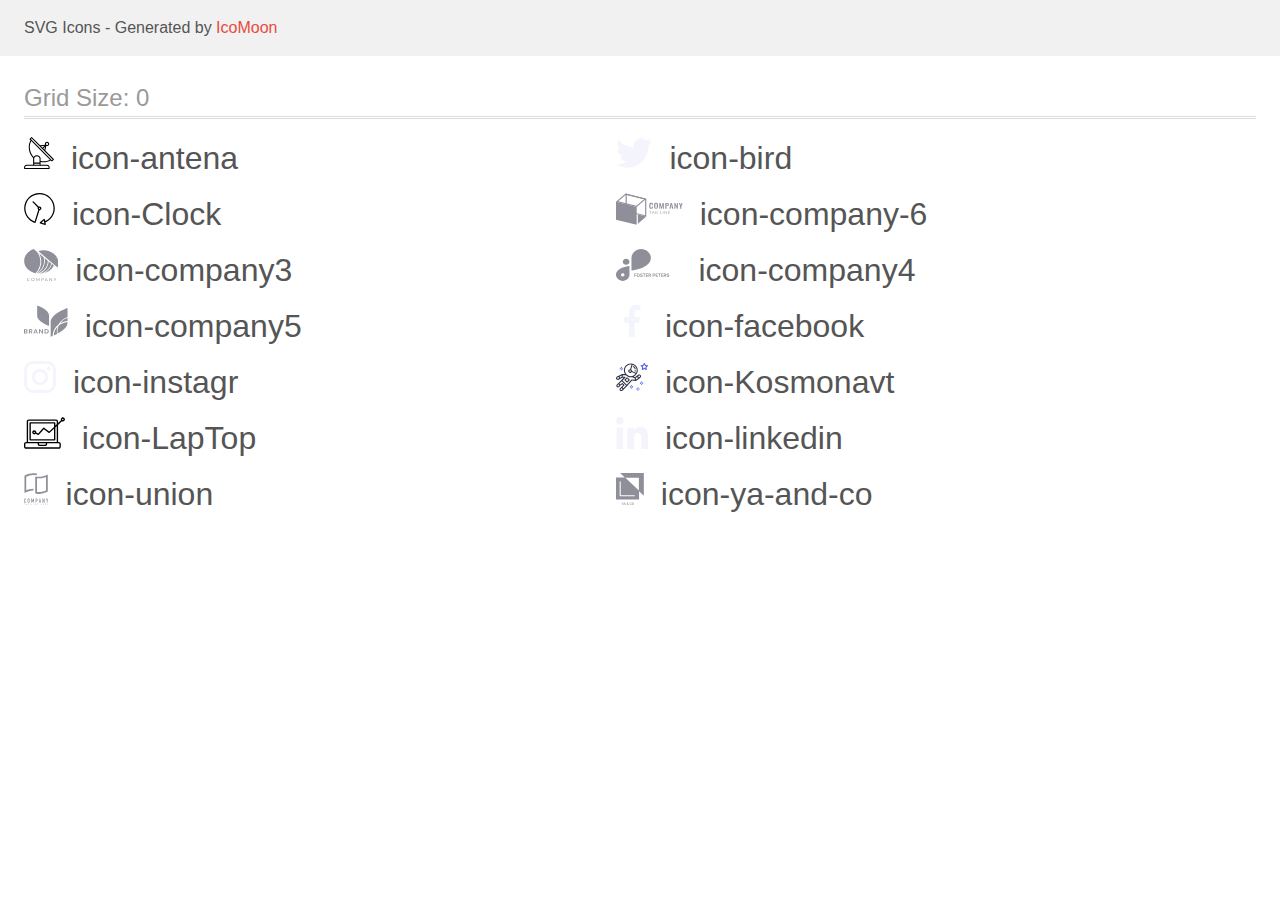
<file: images/svg/Новая папка/demo.html>
<!doctype html>
<html>
<head>
    <title>IcoMoon - SVG Icons</title>
    <meta charset="utf-8">
    <meta name="viewport" content="width=device-width, initial-scale=1">
    <link rel="stylesheet" href="demo-files/demo.css">
    <link rel="stylesheet" href="style.css">
</head>
<body>
<svg aria-hidden="true" style="position: absolute; width: 0; height: 0; overflow: hidden;" version="1.1" xmlns="http://www.w3.org/2000/svg" xmlns:xlink="http://www.w3.org/1999/xlink">
<defs>
<symbol id="icon-antena" viewBox="0 0 30 32">
<path d="M29.773 22.098l-8.443-8.505 0.937-4.615c0.242 0.094 0.499 0.144 0.758 0.146h0.006c1.192 0.014 2.17-0.941 2.184-2.133s-0.941-2.17-2.133-2.184c-1.192-0.014-2.17 0.941-2.184 2.133-0.003 0.255 0.039 0.509 0.125 0.749l-4.96 0.605-8.091-8.133c-0.099-0.101-0.235-0.159-0.377-0.16-0.14 0.001-0.274 0.056-0.373 0.155l-1.513 1.504c-0.208 0.208-0.208 0.546 0 0.754l0.814 0.826c-3.153 5.798-2.129 12.978 2.519 17.663 0.043 0.041 0.092 0.074 0.146 0.098-0.034 0.18-0.051 0.364-0.052 0.547v6.187h-6.4c-1.472 0.002-2.665 1.195-2.667 2.667v1.067c0 0.295 0.239 0.533 0.533 0.533h24.533c0.295 0 0.533-0.239 0.533-0.533v-1.067c-0.002-1.472-1.195-2.665-2.667-2.667h-6.4v-2.742c1.003 0.21 2.024 0.317 3.049 0.32 2.458-0.003 4.877-0.615 7.040-1.783l0.818 0.823c0.099 0.101 0.235 0.159 0.377 0.16 0.14-0.001 0.274-0.056 0.373-0.155l1.513-1.504c0.208-0.208 0.208-0.546 0-0.754zM22.28 6.233c0.418-0.415 1.093-0.414 1.509 0.004s0.414 1.093-0.004 1.508c-0.2 0.199-0.47 0.31-0.752 0.31h-0.003c-0.589-0.003-1.064-0.483-1.061-1.072 0.002-0.282 0.115-0.552 0.314-0.751h-0.002zM21.024 9.738l-0.598 2.946-1.175-1.182 1.774-1.763zM20.419 8.836l-1.92 1.909-1.485-1.493 3.405-0.415zM23.004 28.8c0.884 0 1.6 0.716 1.6 1.6v0.533h-23.467v-0.533c0-0.884 0.716-1.6 1.6-1.6h20.267zM15.537 26.667v1.067h-5.333v-1.067h5.333zM10.204 25.6v-4.053c0-1.294 1.196-2.347 2.667-2.347s2.667 1.053 2.667 2.347v4.053h-5.333zM16.604 23.904v-2.357c0-1.882-1.675-3.413-3.733-3.413-1.331-0.020-2.576 0.657-3.281 1.786-4.058-4.274-4.971-10.645-2.279-15.887l18.602 18.708c-2.872 1.461-6.165 1.873-9.309 1.163zM27.893 23.22l-21.057-21.181 0.755-0.752 7.935 7.98c0.004 0 0.006 0.007 0.010 0.010l13.115 13.191-0.757 0.752z"></path>
</symbol>
<symbol id="icon-bird" viewBox="0 0 37 32">
<path fill="#f4f4fd" style="fill: var(--color1, #f4f4fd)" d="M36.571 4.661c-1.257 0.564-2.715 0.98-4.242 1.176l-0.078 0.008c1.554-0.933 2.722-2.375 3.283-4.091l0.015-0.053c-1.369 0.826-2.961 1.456-4.658 1.799l-0.096 0.016c-1.372-1.462-3.315-2.372-5.472-2.372-4.14 0-7.497 3.356-7.497 7.497v0c0 0.594 0.050 1.166 0.174 1.71-6.249-0.316-11.746-3.289-15.423-7.804l-0.031-0.039c-0.643 1.084-1.023 2.39-1.023 3.784 0 2.588 1.309 4.87 3.301 6.22l0.026 0.017c-1.248-0.034-2.41-0.371-3.425-0.94l0.037 0.019v0.082c0.004 3.616 2.556 6.635 5.958 7.358l0.049 0.009c-0.572 0.157-1.229 0.247-1.907 0.247-0.021 0-0.041-0-0.062-0l0.003 0c-0.035 0.001-0.076 0.001-0.118 0.001-0.461 0-0.91-0.047-1.344-0.136l0.043 0.007c0.998 2.998 3.741 5.138 6.996 5.223l0.010 0c-2.531 1.994-5.764 3.198-9.279 3.198-0.006 0-0.012 0-0.017 0h0.001c-0.615 0-1.205-0.027-1.794-0.103 3.23 2.11 7.185 3.365 11.433 3.365 0.024 0 0.048-0 0.073-0h-0.004c13.797 0 21.339-11.429 21.339-21.335 0-0.331-0.011-0.651-0.027-0.969 1.484-1.071 2.732-2.361 3.724-3.839l0.034-0.054z"></path>
</symbol>
<symbol id="icon-Clock" viewBox="0 0 31 32">
<path d="M30.797 15.301c-0.002-8.452-6.855-15.303-15.308-15.301s-15.303 6.855-15.301 15.308c0.001 6.658 4.307 12.551 10.649 14.576 0.061 0.019 0.124 0.029 0.187 0.029 0.121-0 0.239-0.032 0.342-0.094 0.135-0.080 0.236-0.207 0.283-0.356l3.865-12.25c1.057-0.005 1.909-0.866 1.903-1.923s-0.866-1.909-1.923-1.903c-0.284 0.001-0.565 0.067-0.82 0.191l-5.106-5.107c-0.253-0.245-0.657-0.238-0.902 0.016-0.239 0.247-0.239 0.639 0 0.886l5.103 5.109c-0.392 0.799-0.168 1.764 0.536 2.309l-3.683 11.673c-7.278-2.681-11.004-10.754-8.323-18.032s10.754-11.004 18.032-8.323c7.278 2.681 11.004 10.754 8.323 18.032-1.31 3.556-4.001 6.431-7.462 7.973l-0.398-1.874c-0.073-0.345-0.411-0.565-0.756-0.492-0.109 0.023-0.209 0.074-0.293 0.148l-3.837 3.426c-0.263 0.234-0.287 0.637-0.052 0.9 0.076 0.085 0.174 0.149 0.283 0.184l4.899 1.564c0.335 0.108 0.694-0.077 0.802-0.412 0.034-0.106 0.040-0.219 0.017-0.328l-0.391-1.839c5.664-2.388 9.342-7.942 9.329-14.089zM15.492 14.664c0.352 0 0.638 0.286 0.638 0.638s-0.286 0.638-0.638 0.638c-0.352 0-0.638-0.285-0.638-0.638s0.285-0.638 0.638-0.638zM17.593 29.528l2.184-1.948 0.603 2.84-2.787-0.892z"></path>
</symbol>
<symbol id="icon-company-6" viewBox="0 0 67 32">
<path fill="#8e8f99" style="fill: var(--color2, #8e8f99)" d="M33.799 15.248c-0.272-0.351-0.436-0.797-0.436-1.281 0-0.048 0.002-0.095 0.005-0.142l-0 0.006v-2.054c0-0.629 0.143-1.108 0.429-1.435s0.777-0.491 1.472-0.489c0.654 0 1.118 0.139 1.392 0.418 0.299 0.356 0.444 0.79 0.411 1.228v0.484h-1.169v-0.489c0.004-0.16-0.007-0.32-0.034-0.479-0.020-0.116-0.080-0.215-0.166-0.284l-0.001-0.001c-0.105-0.070-0.234-0.112-0.373-0.112-0.018 0-0.036 0.001-0.053 0.002l0.002-0c-0.015-0.001-0.033-0.002-0.051-0.002-0.147 0-0.283 0.044-0.397 0.12l0.003-0.002c-0.096 0.078-0.166 0.186-0.193 0.309l-0.001 0.004c-0.030 0.141-0.047 0.302-0.047 0.468 0 0.014 0 0.028 0 0.042l-0-0.002v2.492c-0.002 0.028-0.003 0.061-0.003 0.094 0 0.222 0.057 0.431 0.157 0.613l-0.003-0.007c0.061 0.075 0.139 0.134 0.23 0.169l0.004 0.001c0.095 0.036 0.199 0.050 0.302 0.039 0.149 0.011 0.299-0.030 0.414-0.113 0.090-0.075 0.153-0.18 0.174-0.3l0-0.003c0.027-0.165 0.040-0.332 0.036-0.499v-0.506h1.17v0.462c0.002 0.036 0.004 0.078 0.004 0.12 0 0.444-0.154 0.853-0.412 1.174l0.003-0.004c-0.268 0.305-0.725 0.457-1.399 0.457s-1.181-0.163-1.47-0.501zM38.667 15.27c-0.295-0.32-0.443-0.786-0.443-1.402v-2.16c0-0.61 0.148-1.072 0.443-1.385s0.789-0.469 1.482-0.468c0.688 0 1.179 0.156 1.474 0.468 0.296 0.314 0.446 0.775 0.446 1.385v2.16c0 0.61-0.15 1.078-0.45 1.4s-0.789 0.482-1.47 0.482-1.184-0.163-1.482-0.48zM40.694 14.751c0.106-0.201 0.154-0.42 0.14-0.639v-2.645c0.001-0.021 0.002-0.045 0.002-0.070 0-0.204-0.052-0.395-0.143-0.562l0.003 0.006c-0.062-0.077-0.142-0.136-0.234-0.172l-0.004-0.001c-0.068-0.027-0.147-0.042-0.229-0.042-0.028 0-0.056 0.002-0.083 0.005l0.003-0c-0.023-0.003-0.050-0.005-0.078-0.005-0.083 0-0.163 0.016-0.236 0.044l0.004-0.002c-0.097 0.036-0.178 0.095-0.24 0.17l-0.001 0.001c-0.107 0.196-0.155 0.411-0.14 0.627v2.658c-0.015 0.22 0.033 0.439 0.14 0.639 0.068 0.067 0.152 0.121 0.247 0.159 0.089 0.036 0.192 0.057 0.3 0.057s0.211-0.021 0.306-0.059l-0.006 0.002c0.095-0.038 0.178-0.092 0.247-0.159v-0.013zM43.476 9.917h1.259l0.947 3.986 0.968-3.986h1.225l0.124 5.753h-0.906l-0.097-3.998-0.934 3.998h-0.726l-0.969-4.013-0.090 4.013h-0.915l0.114-5.753zM49.41 9.917h1.961c1.129 0 1.695 0.545 1.695 1.633 0 1.043-0.595 1.564-1.785 1.563h-0.668v2.557h-1.21l0.007-5.754zM51.086 12.376c0.119 0.013 0.241 0.004 0.356-0.028 0.115-0.031 0.22-0.083 0.31-0.154 0.112-0.152 0.18-0.343 0.18-0.55 0-0.035-0.002-0.070-0.006-0.104l0 0.004c0.001-0.020 0.001-0.043 0.001-0.066 0-0.162-0.021-0.319-0.062-0.469l0.003 0.013c-0.019-0.061-0.050-0.114-0.090-0.158l0 0c-0.042-0.047-0.093-0.086-0.15-0.115l-0.003-0.001c-0.14-0.059-0.304-0.093-0.475-0.093-0.023 0-0.046 0.001-0.069 0.002l0.003-0h-0.469v1.719h0.469zM54.812 9.917h1.3l1.334 5.753h-1.129l-0.263-1.326h-1.16l-0.272 1.327h-1.145l1.334-5.754zM55.923 13.678l-0.453-2.415-0.453 2.415h0.905zM58.523 9.917h0.848l1.621 3.282v-3.282h1.005v5.753h-0.806l-1.632-3.425v3.425h-1.038l0.002-5.753zM64.351 13.477l-1.348-3.552h1.136l0.823 2.281 0.772-2.281h1.111l-1.332 3.552v2.193h-1.162v-2.193zM35.668 18.186v0.301h-0.988v2.337h-0.413v-2.337h-0.993v-0.301h2.394zM38.764 20.824h-0.32c-0.002 0-0.005 0-0.008 0-0.030 0-0.058-0.009-0.081-0.025l0 0c-0.023-0.014-0.042-0.035-0.053-0.060l-0-0.001-0.286-0.627h-1.37l-0.286 0.627c-0.009 0.028-0.023 0.052-0.043 0.071v0c-0.023 0.016-0.052 0.025-0.082 0.025-0.003 0-0.006-0-0.008-0l0 0h-0.32l1.211-2.638h0.421l1.225 2.628zM36.759 19.845h1.143l-0.484-1.074c-0.031-0.068-0.062-0.15-0.087-0.235l-0.003-0.014c-0.017 0.050-0.031 0.098-0.045 0.14l-0.044 0.111-0.479 1.072zM40.851 20.565c0.076 0.004 0.152 0.004 0.228 0 0.065-0.006 0.13-0.016 0.194-0.031 0.070-0.015 0.128-0.032 0.185-0.052l-0.010 0.003c0.053-0.018 0.107-0.041 0.162-0.064v-0.594h-0.484c-0.002 0-0.004 0-0.006 0-0.011 0-0.021-0.002-0.030-0.005l0.001 0c-0.011-0.004-0.021-0.009-0.030-0.016l0 0c-0.008-0.006-0.014-0.013-0.018-0.021l-0-0c-0.004-0.007-0.006-0.015-0.006-0.024 0-0.001 0-0.002 0-0.003v0-0.203h0.939v1.011c-0.147 0.092-0.317 0.166-0.498 0.213l-0.013 0.003c-0.1 0.025-0.201 0.043-0.303 0.054-0.106 0.011-0.229 0.017-0.353 0.017-0 0-0 0-0 0v0c-0.004 0-0.009 0-0.014 0-0.213 0-0.418-0.036-0.609-0.103l0.013 0.004c-0.187-0.065-0.347-0.158-0.486-0.277l0.002 0.002c-0.13-0.115-0.235-0.254-0.31-0.41l-0.003-0.008c-0.070-0.156-0.111-0.338-0.111-0.53 0-0.006 0-0.013 0-0.019v0.001c-0-0.005-0-0.011-0-0.016 0-0.193 0.040-0.377 0.112-0.544l-0.003 0.009c0.070-0.156 0.176-0.299 0.313-0.418 0.138-0.119 0.303-0.212 0.484-0.274 0.208-0.068 0.428-0.1 0.649-0.098 0.113 0 0.225 0.007 0.336 0.023 0.099 0.014 0.195 0.036 0.288 0.067 0.085 0.028 0.166 0.063 0.242 0.105s0.145 0.087 0.211 0.138l-0.116 0.164c-0.010 0.015-0.023 0.027-0.039 0.035l-0.001 0c-0.016 0.009-0.035 0.014-0.055 0.014h-0c-0.028-0.001-0.054-0.009-0.076-0.022l0.001 0c-0.049-0.023-0.087-0.044-0.125-0.066l0.007 0.004c-0.046-0.025-0.099-0.049-0.155-0.069l-0.008-0.002c-0.062-0.022-0.136-0.042-0.213-0.057l-0.009-0.001c-0.087-0.015-0.188-0.023-0.291-0.023-0.006 0-0.011 0-0.017 0h0.001c-0.004-0-0.009-0-0.014-0-0.162 0-0.318 0.027-0.463 0.076l0.010-0.003c-0.138 0.048-0.256 0.119-0.356 0.209l0.001-0.001c-0.101 0.095-0.178 0.206-0.226 0.329-0.051 0.131-0.081 0.282-0.081 0.44s0.030 0.309 0.084 0.448l-0.003-0.008c0.053 0.124 0.136 0.237 0.242 0.332 0.1 0.090 0.22 0.161 0.353 0.209 0.154 0.046 0.317 0.063 0.479 0.052zM44.71 20.523h1.323v0.301h-1.727v-2.638h0.414l-0.010 2.337zM47.408 20.824h-0.414v-2.638h0.414v2.638zM48.947 18.198c0.025 0.012 0.046 0.028 0.064 0.048l0 0 1.769 1.989c-0.001-0.014-0.002-0.030-0.002-0.047s0.001-0.033 0.002-0.049l-0 0.002v-1.966h0.361v2.65h-0.208c-0.004 0-0.009 0-0.013 0-0.028 0-0.054-0.006-0.077-0.016l0.001 0c-0.025-0.013-0.047-0.030-0.065-0.050l-0-0-1.767-1.988v2.052h-0.346v-2.639h0.215c0.023 0 0.047 0.004 0.068 0.012zM54.19 18.186v0.29h-1.468v0.871h1.188v0.28h-1.188v0.9h1.467v0.29h-1.894v-2.632h1.894zM10.805 1.891l18.384 4.504v15.783l-18.384-4.501v-15.787zM9.626 0.545v17.897l20.74 5.083v-17.896l-20.74-5.084z"></path>
<path fill="#8e8f99" style="fill: var(--color2, #8e8f99)" d="M20.742 31.834l-20.742-5.087v-17.896l20.742 5.084v17.899z"></path>
<path fill="#8e8f99" style="fill: var(--color2, #8e8f99)" d="M9.97 1.688l18.144 4.447-7.716 6.66-18.147-4.45 7.718-6.657zM9.626 0.545l-9.626 8.306 20.742 5.085 9.624-8.306-20.74-5.086zM21.909 30.827l8.457-7.299-8.457-2.074v9.374z"></path>
</symbol>
<symbol id="icon-company3" viewBox="0 0 34 32">
<path fill="#8e8f99" style="fill: var(--color2, #8e8f99)" d="M5.315 31.394c0.013 0 0.025 0.003 0.036 0.008 0.012 0.004 0.022 0.010 0.031 0.018l-0-0 0.172 0.162c-0.135 0.131-0.296 0.235-0.474 0.304l-0.010 0.003c-0.219 0.078-0.453 0.116-0.688 0.11-0.011 0-0.023 0-0.036 0-0.219 0-0.429-0.038-0.624-0.107l0.013 0.004c-0.188-0.067-0.35-0.166-0.487-0.291l0.001 0.001c-0.133-0.123-0.239-0.273-0.311-0.441l-0.003-0.008c-0.070-0.165-0.11-0.358-0.11-0.559 0-0.006 0-0.012 0-0.018v0.001c-0-0.006-0-0.012-0-0.019 0-0.203 0.044-0.395 0.122-0.568l-0.003 0.009c0.075-0.167 0.189-0.32 0.334-0.449 0.146-0.125 0.318-0.225 0.506-0.29l0.011-0.003c0.192-0.065 0.414-0.103 0.644-0.103 0.008 0 0.015 0 0.023 0h-0.001c0.211-0.004 0.421 0.028 0.618 0.094 0.171 0.064 0.328 0.151 0.464 0.26l-0.144 0.173c-0.010 0.012-0.022 0.023-0.036 0.031l-0.001 0c-0.014 0.009-0.032 0.014-0.050 0.014-0.003 0-0.006-0-0.009-0l0 0c-0.023-0.001-0.045-0.008-0.063-0.019l0.001 0-0.078-0.046-0.107-0.059c-0.099-0.048-0.213-0.084-0.333-0.103l-0.007-0.001c-0.071-0.012-0.152-0.018-0.235-0.018-0.008 0-0.015 0-0.023 0h0.001c-0.005-0-0.011-0-0.017-0-0.165 0-0.324 0.028-0.471 0.080l0.010-0.003c-0.145 0.050-0.269 0.124-0.376 0.218l0.001-0.001c-0.108 0.101-0.19 0.219-0.244 0.347-0.056 0.13-0.088 0.282-0.088 0.441 0 0.005 0 0.011 0 0.016v-0.001c-0 0.005-0 0.011-0 0.017 0 0.161 0.032 0.314 0.091 0.454l-0.003-0.008c0.111 0.263 0.325 0.465 0.59 0.556l0.007 0.002c0.14 0.050 0.291 0.075 0.443 0.073 0.088 0.002 0.176-0.004 0.263-0.015 0.219-0.022 0.414-0.108 0.571-0.239l-0.002 0.001c0.022-0.018 0.051-0.029 0.082-0.030h0zM10.291 30.579c0.003 0.195-0.037 0.39-0.116 0.573-0.077 0.176-0.187 0.324-0.323 0.444l-0.001 0.001c-0.144 0.126-0.317 0.226-0.509 0.291-0.196 0.065-0.421 0.103-0.655 0.103s-0.459-0.038-0.67-0.107l0.015 0.004c-0.196-0.068-0.365-0.168-0.509-0.294l0.002 0.002c-0.137-0.122-0.248-0.272-0.324-0.441l-0.003-0.008c-0.074-0.169-0.117-0.366-0.117-0.574s0.043-0.404 0.12-0.583l-0.004 0.010c0.073-0.167 0.185-0.32 0.328-0.451 0.144-0.123 0.317-0.219 0.507-0.281 0.421-0.14 0.888-0.14 1.31 0 0.191 0.066 0.364 0.165 0.508 0.293 0.272 0.243 0.442 0.594 0.442 0.985 0 0.012-0 0.024-0 0.036l0-0.002zM9.839 30.579c0.004-0.156-0.023-0.312-0.081-0.46-0.105-0.267-0.32-0.471-0.588-0.559l-0.007-0.002c-0.142-0.048-0.306-0.076-0.476-0.076s-0.334 0.028-0.487 0.079l0.011-0.003c-0.141 0.049-0.263 0.124-0.365 0.218l0.001-0.001c-0.1 0.093-0.179 0.208-0.23 0.337l-0.002 0.006c-0.109 0.3-0.109 0.621 0 0.921 0.048 0.127 0.128 0.244 0.233 0.344 0.101 0.094 0.226 0.168 0.365 0.215 0.307 0.098 0.645 0.098 0.952 0 0.138-0.048 0.263-0.122 0.364-0.215 0.104-0.1 0.182-0.218 0.231-0.344 0.058-0.148 0.086-0.304 0.081-0.46zM13.687 31.063l0.044 0.103c0.017-0.037 0.033-0.070 0.050-0.103 0.016-0.035 0.035-0.069 0.056-0.101l1.101-1.709c0.022-0.030 0.041-0.048 0.062-0.055 0.022-0.006 0.047-0.009 0.074-0.009 0.006 0 0.012 0 0.018 0l-0.001-0h0.325v2.781h-0.386v-2.131c-0.001-0.014-0.002-0.031-0.002-0.048s0.001-0.034 0.002-0.050l-0 0.002-1.107 1.733c-0.015 0.027-0.037 0.049-0.064 0.063l-0.001 0c-0.027 0.015-0.059 0.023-0.093 0.023-0 0-0.001 0-0.001 0h-0.062c-0.001 0-0.002 0-0.002 0-0.034 0-0.066-0.009-0.094-0.024l0.001 0c-0.027-0.014-0.049-0.036-0.064-0.062l-0-0.001-1.139-1.745v2.232h-0.373v-2.775h0.325c0.004-0 0.009-0 0.014-0 0.027 0 0.053 0.004 0.078 0.010l-0.002-0c0.026 0.011 0.047 0.029 0.060 0.052l0 0.001 1.124 1.712c0.023 0.031 0.041 0.066 0.057 0.1zM17.83 30.924v1.041h-0.431v-2.777h0.96c0.182-0.003 0.363 0.017 0.537 0.061 0.14 0.034 0.268 0.092 0.379 0.172 0.092 0.072 0.165 0.163 0.214 0.269l0.002 0.004c0.051 0.113 0.076 0.233 0.073 0.355 0 0.004 0 0.008 0 0.012 0 0.253-0.122 0.478-0.31 0.619l-0.002 0.001c-0.109 0.082-0.236 0.145-0.375 0.182l-0.008 0.002c-0.167 0.045-0.343 0.067-0.518 0.064l-0.521-0.008zM17.83 30.626h0.521c0.113 0.001 0.226-0.013 0.333-0.043 0.093-0.026 0.173-0.067 0.244-0.121l-0.002 0.001c0.121-0.097 0.198-0.245 0.198-0.411 0-0.002 0-0.005-0-0.007v0c0.001-0.008 0.001-0.018 0.001-0.028 0-0.072-0.016-0.14-0.046-0.201l0.001 0.003c-0.036-0.076-0.087-0.139-0.15-0.189l-0.001-0.001c-0.144-0.095-0.321-0.152-0.511-0.152-0.024 0-0.048 0.001-0.071 0.003l0.003-0h-0.521v1.145zM23.621 31.97h-0.341c-0.002 0-0.004 0-0.006 0-0.033 0-0.063-0.010-0.089-0.026l0.001 0c-0.024-0.016-0.043-0.038-0.056-0.063l-0-0.001-0.293-0.672h-1.472l-0.304 0.671c-0.012 0.026-0.031 0.047-0.053 0.062l-0.001 0c-0.026 0.018-0.058 0.028-0.092 0.028-0.002 0-0.003-0-0.005-0h-0.34l1.293-2.781h0.448l1.31 2.781zM21.488 30.937h1.215l-0.513-1.132c-0.035-0.072-0.068-0.159-0.094-0.249l-0.003-0.013-0.049 0.145c-0.016 0.044-0.032 0.084-0.047 0.117l-0.509 1.132zM25.483 29.201c0.025 0.012 0.047 0.029 0.064 0.050l0 0 1.886 2.096v-2.159h0.386v2.781h-0.215c-0.003 0-0.006 0-0.009 0-0.029 0-0.057-0.006-0.082-0.016l0.001 0.001c-0.027-0.014-0.049-0.031-0.069-0.052l-0-0-1.883-2.095c0.001 0.014 0.002 0.031 0.002 0.048s-0.001 0.034-0.002 0.050l0-0.002v2.067h-0.386v-2.781h0.228c0.027-0.001 0.053 0.003 0.078 0.012zM30.993 30.864v1.104h-0.431v-1.104l-1.191-1.675h0.386c0.003-0 0.006-0 0.010-0 0.031 0 0.059 0.009 0.084 0.024l-0.001-0c0.023 0.018 0.043 0.039 0.058 0.062l0.745 1.081c0.051 0.071 0.095 0.152 0.129 0.239l0.003 0.007 0.056-0.119c0.021-0.044 0.046-0.086 0.073-0.127l0.735-1.088c0.016-0.023 0.034-0.042 0.055-0.059l0.001-0c0.024-0.017 0.053-0.027 0.085-0.027 0.003 0 0.005 0 0.008 0l-0-0h0.39l-1.194 1.683zM13.474 24.521c0.187 0.020 0.377 0.037 0.569 0.052 2.907-1.111 5.366-2.929 7.070-5.229s2.577-4.975 2.51-7.696l-3.203-2.737c0.651 2.896 0.347 5.89-0.88 8.648-1.227 2.756-3.327 5.167-6.066 6.962z"></path>
<path fill="#8e8f99" style="fill: var(--color2, #8e8f99)" d="M12.329 24.393l0.086 0.015c2.927-1.789 5.159-4.286 6.406-7.17s1.454-6.021 0.592-9.006l-4.564-3.899c1.846 3.205 2.589 6.791 2.142 10.341s-2.064 6.922-4.663 9.719zM27.805 14.862c-0.775 2.989-2.658 5.685-5.369 7.688-0.739 0.553-1.574 1.073-2.453 1.519l-0.098 0.045c2.207-0.554 4.236-1.534 5.93-2.864s3.008-2.975 3.84-4.808l-1.85-1.58z"></path>
<path fill="#8e8f99" style="fill: var(--color2, #8e8f99)" d="M27.079 14.422l-2.635-2.251c-0.051 2.567-0.905 5.075-2.473 7.264s-3.796 3.98-6.448 5.185h0.013c0.591 0 1.182-0.030 1.769-0.090 2.48-0.865 4.67-2.24 6.375-4.004s2.874-3.861 3.4-6.103zM12.711 2.69l-3.142-2.69c-2.81 0.928-5.227 2.558-6.934 4.68-1.708 2.121-2.627 4.631-2.635 7.206 0.010 2.843 1.131 5.604 3.184 7.842s4.92 3.828 8.15 4.518c2.883-3.001 4.571-6.71 4.819-10.587s-0.958-7.719-3.442-10.971zM34.341 14.008c-0.012-3.375-1.585-6.608-4.379-8.994-2.792-2.386-6.576-3.731-10.526-3.741-0.010-0-0.022-0-0.034-0-1.896 0-3.719 0.31-5.422 0.883l0.12-0.035 19.245 16.443c0.627-1.338 0.993-2.905 0.995-4.557v-0.001z"></path>
</symbol>
<symbol id="icon-company4" viewBox="0 0 66 32">
<path fill="#8e8f99" style="fill: var(--color2, #8e8f99)" d="M10.207 9.77h-0.002c-1.861 0-3.372 1.361-3.372 3.039v0.002c0 1.678 1.51 3.039 3.372 3.039h0.002c1.862 0 3.372-1.36 3.372-3.039v-0.002c0-1.678-1.509-3.039-3.372-3.039zM35.092 8.798c-0.005-2.331-1.034-4.566-2.863-6.216-1.829-1.648-4.307-2.577-6.894-2.583-2.587 0.004-5.066 0.933-6.896 2.582s-2.86 3.885-2.864 6.217v12.858s19.515-1.959 19.516-12.855v-0.002zM0 25.876c0.005 1.623 0.721 3.177 1.993 4.325s2.997 1.794 4.796 1.799c1.799-0.005 3.523-0.651 4.795-1.798s1.989-2.701 1.994-4.324v-8.945s-13.579 1.363-13.579 8.944zM6.789 27.479c-0.351 0-0.695-0.094-0.988-0.27-0.285-0.17-0.51-0.416-0.651-0.71l-0.004-0.010c-0.085-0.18-0.135-0.391-0.135-0.613 0-0.111 0.012-0.218 0.036-0.322l-0.002 0.010c0.077-0.329 0.249-0.61 0.485-0.82l0.002-0.001c0.247-0.22 0.557-0.376 0.9-0.437l0.011-0.002c0.344-0.062 0.702-0.030 1.027 0.091s0.603 0.326 0.798 0.59 0.3 0.574 0.3 0.891c0.001 0.211-0.044 0.421-0.133 0.616s-0.22 0.372-0.385 0.522c-0.163 0.147-0.355 0.265-0.565 0.345l-0.012 0.004c-0.202 0.078-0.436 0.123-0.68 0.123-0.001 0-0.002 0-0.002 0h0v-0.006zM19.207 24.597v3.33h-0.686v-3.33h0.686zM20.534 26.019v0.535h-1.514v-0.535h1.514zM20.693 24.597v0.537h-1.673v-0.537h1.673zM23.826 26.184v0.158c0 0.254-0.034 0.481-0.103 0.681-0.066 0.199-0.165 0.37-0.292 0.517l0.002-0.002c-0.125 0.14-0.275 0.247-0.448 0.322-0.163 0.071-0.354 0.112-0.554 0.112-0.007 0-0.014-0-0.022-0h0.001c-0.208 0-0.4-0.037-0.574-0.112-0.176-0.077-0.326-0.186-0.447-0.321l-0.001-0.001c-0.127-0.145-0.228-0.316-0.292-0.505l-0.003-0.011c-0.065-0.194-0.103-0.418-0.103-0.651 0-0.011 0-0.021 0-0.032l-0 0.002v-0.158c0-0.254 0.034-0.482 0.103-0.681 0.066-0.198 0.165-0.37 0.292-0.516l-0.002 0.002c0.126-0.142 0.276-0.25 0.448-0.325 0.174-0.075 0.365-0.112 0.574-0.112 0.211 0 0.402 0.037 0.574 0.112 0.174 0.075 0.323 0.183 0.448 0.325 0.126 0.142 0.224 0.313 0.293 0.515 0.070 0.199 0.105 0.426 0.105 0.681zM23.133 26.341v-0.162c0-0.176-0.016-0.332-0.048-0.466-0.029-0.128-0.078-0.242-0.144-0.342l0.002 0.004c-0.058-0.087-0.135-0.157-0.225-0.204l-0.003-0.002c-0.086-0.044-0.188-0.070-0.295-0.070-0.005 0-0.010 0-0.015 0h0.001c-0.116 0-0.219 0.023-0.308 0.070-0.093 0.050-0.169 0.12-0.225 0.204l-0.001 0.002c-0.063 0.097-0.111 0.21-0.138 0.332l-0.001 0.007c-0.030 0.131-0.048 0.282-0.048 0.437 0 0.010 0 0.020 0 0.031l-0-0.002v0.162c0 0.176 0.016 0.331 0.048 0.467 0.032 0.134 0.080 0.247 0.142 0.341 0.062 0.091 0.139 0.161 0.229 0.208s0.193 0.071 0.308 0.071c0.116 0 0.219-0.023 0.309-0.070 0.093-0.050 0.169-0.121 0.225-0.206l0.001-0.002c0.061-0.094 0.108-0.207 0.14-0.341 0.030-0.132 0.048-0.283 0.048-0.439 0-0.010-0-0.020-0-0.029l0 0.002zM26.053 27.055c0-0.002 0-0.005 0-0.007 0-0.055-0.010-0.107-0.028-0.156l0.001 0.003c-0.020-0.054-0.053-0.098-0.095-0.132l-0.001-0c-0.057-0.047-0.123-0.088-0.194-0.119l-0.005-0.002c-0.089-0.041-0.199-0.083-0.312-0.118l-0.020-0.005c-0.175-0.057-0.317-0.112-0.456-0.175l0.026 0.011c-0.136-0.061-0.253-0.132-0.361-0.215l0.004 0.003c-0.098-0.078-0.179-0.174-0.239-0.282l-0.003-0.005c-0.055-0.105-0.088-0.229-0.088-0.361 0-0.006 0-0.011 0-0.017v0.001c-0-0.003-0-0.007-0-0.011 0-0.134 0.034-0.26 0.093-0.371l-0.002 0.004c0.061-0.115 0.147-0.212 0.256-0.293 0.109-0.083 0.24-0.146 0.389-0.19 0.151-0.044 0.316-0.066 0.496-0.066 0.245 0 0.46 0.044 0.642 0.133s0.325 0.21 0.425 0.364c0.101 0.154 0.153 0.33 0.153 0.528h-0.681c0-0.003 0-0.008 0-0.012 0-0.090-0.023-0.174-0.063-0.247l0.001 0.003c-0.042-0.076-0.104-0.137-0.18-0.175l-0.002-0.001c-0.083-0.041-0.18-0.064-0.283-0.064-0.009 0-0.017 0-0.025 0l0.001-0c-0.007-0-0.015-0-0.023-0-0.099 0-0.193 0.020-0.278 0.057l0.005-0.002c-0.074 0.030-0.135 0.080-0.179 0.143l-0.001 0.001c-0.037 0.055-0.059 0.122-0.059 0.195 0 0.002 0 0.004 0 0.007v-0c0 0.056 0.013 0.108 0.041 0.153 0.035 0.051 0.077 0.094 0.127 0.127l0.002 0.001c0.056 0.040 0.125 0.077 0.208 0.112s0.178 0.069 0.286 0.103c0.182 0.055 0.341 0.116 0.478 0.185s0.254 0.145 0.347 0.231c0.094 0.086 0.163 0.182 0.211 0.29s0.070 0.231 0.070 0.368c0 0.010 0.001 0.021 0.001 0.032 0 0.265-0.129 0.5-0.328 0.645l-0.002 0.002c-0.106 0.079-0.234 0.139-0.382 0.18s-0.313 0.062-0.496 0.062c-0.164 0-0.327-0.022-0.487-0.065-0.166-0.046-0.312-0.114-0.442-0.202l0.005 0.003c-0.128-0.088-0.233-0.201-0.308-0.333l-0.003-0.005c-0.078-0.137-0.116-0.3-0.116-0.487h0.688c0 0.104 0.016 0.191 0.048 0.263 0.031 0.070 0.077 0.128 0.134 0.173l0.001 0.001c0.060 0.044 0.13 0.077 0.207 0.095l0.004 0.001c0.082 0.020 0.172 0.030 0.269 0.030 0.008 0 0.017 0 0.026 0 0.096 0 0.188-0.018 0.272-0.052l-0.005 0.002c0.135-0.054 0.229-0.184 0.229-0.336 0-0.002 0-0.003-0-0.005v0zM28.694 24.597v3.33h-0.684v-3.33h0.684zM29.719 24.597v0.537h-2.716v-0.537h2.716zM32.343 27.391v0.535h-1.772v-0.535h1.772zM30.796 24.597v3.33h-0.687v-3.33h0.687zM32.112 25.953v0.521h-1.541v-0.521h1.541zM32.341 24.597v0.537h-1.77v-0.537h1.77zM32.744 24.597h1.241c0.255 0 0.474 0.038 0.656 0.114 0.185 0.076 0.326 0.19 0.425 0.339s0.148 0.333 0.148 0.551c0 0.179-0.030 0.332-0.091 0.46-0.060 0.128-0.146 0.234-0.252 0.316l-0.002 0.001c-0.109 0.084-0.236 0.152-0.372 0.199l-0.009 0.003-0.217 0.115h-1.079l-0.005-0.535h0.802c0.007 0 0.015 0 0.023 0 0.101 0 0.196-0.024 0.281-0.066l-0.004 0.002c0.077-0.041 0.138-0.102 0.178-0.176l0.001-0.002c0.039-0.073 0.062-0.161 0.062-0.253 0-0.004-0-0.009-0-0.013v0.001c0-0.004 0-0.010 0-0.015 0-0.095-0.022-0.185-0.061-0.265l0.002 0.004c-0.040-0.078-0.103-0.139-0.179-0.177l-0.002-0.001c-0.083-0.040-0.18-0.063-0.283-0.063-0.008 0-0.015 0-0.023 0l0.001-0h-0.556v2.793h-0.685v-3.33zM34.605 27.927l-0.759-1.485 0.724-0.005 0.769 1.457v0.031h-0.734zM38.206 26.74h-0.848v-0.535h0.848c0.008 0 0.018 0.001 0.027 0.001 0.106 0 0.207-0.024 0.297-0.066l-0.004 0.002c0.078-0.041 0.141-0.104 0.179-0.181l0.001-0.002c0.036-0.079 0.057-0.172 0.057-0.27s-0.021-0.19-0.058-0.274l0.002 0.004c-0.039-0.087-0.101-0.157-0.178-0.205l-0.002-0.001c-0.085-0.049-0.186-0.079-0.295-0.079-0.009 0-0.018 0-0.026 0.001l0.001-0h-0.611v2.793h-0.685v-3.33h1.296c0.261 0 0.484 0.047 0.671 0.142 0.187 0.093 0.33 0.222 0.429 0.386s0.148 0.353 0.148 0.564c0 0.215-0.049 0.401-0.148 0.558s-0.242 0.279-0.429 0.364c-0.187 0.086-0.41 0.128-0.671 0.128zM42.162 27.391v0.535h-1.772v-0.535h1.772zM40.614 24.597v3.33h-0.687v-3.33h0.687zM41.931 25.953v0.521h-1.541v-0.521h1.541zM42.16 24.597v0.537h-1.769v-0.537h1.77zM44.096 24.597v3.33h-0.683v-3.33h0.684zM45.121 24.597v0.537h-2.716v-0.537h2.716zM47.746 27.391v0.535h-1.772v-0.535h1.772zM46.198 24.597v3.33h-0.686v-3.33h0.686zM47.515 25.953v0.521h-1.541v-0.521h1.541zM47.743 24.597v0.537h-1.769v-0.537h1.769zM48.146 24.597h1.241c0.255 0 0.474 0.038 0.657 0.114s0.326 0.19 0.425 0.339c0.098 0.149 0.148 0.333 0.148 0.551 0 0.179-0.031 0.332-0.091 0.46s-0.146 0.234-0.252 0.316l-0.002 0.001c-0.109 0.084-0.236 0.152-0.373 0.199l-0.009 0.003-0.217 0.115h-1.079l-0.005-0.535h0.803c0.007 0 0.014 0 0.022 0 0.101 0 0.196-0.024 0.281-0.066l-0.004 0.002c0.077-0.041 0.138-0.102 0.178-0.176l0.001-0.002c0.039-0.074 0.063-0.162 0.063-0.255 0-0.004-0-0.008-0-0.011v0.001c0-0.004 0-0.009 0-0.014 0-0.096-0.022-0.186-0.062-0.266l0.002 0.004c-0.040-0.078-0.103-0.139-0.179-0.177l-0.002-0.001c-0.083-0.040-0.18-0.063-0.283-0.063-0.008 0-0.015 0-0.023 0l0.001-0h-0.555v2.793h-0.686v-3.33zM50.007 27.927l-0.759-1.485 0.725-0.005 0.768 1.457v0.031h-0.734zM52.88 27.055c0-0.002 0-0.003 0-0.005 0-0.056-0.010-0.109-0.029-0.158l0.001 0.003c-0.020-0.054-0.053-0.098-0.095-0.132l-0.001-0c-0.057-0.047-0.123-0.088-0.194-0.119l-0.005-0.002c-0.089-0.041-0.198-0.083-0.311-0.118l-0.020-0.005c-0.176-0.056-0.318-0.112-0.456-0.175l0.026 0.011c-0.136-0.061-0.253-0.132-0.361-0.215l0.004 0.003c-0.098-0.078-0.179-0.174-0.239-0.282l-0.002-0.005c-0.055-0.105-0.088-0.229-0.088-0.361 0-0.006 0-0.011 0-0.017v0.001c-0-0.003-0-0.007-0-0.011 0-0.134 0.034-0.26 0.093-0.371l-0.002 0.004c0.061-0.115 0.147-0.212 0.256-0.293 0.109-0.083 0.24-0.146 0.389-0.19 0.151-0.044 0.316-0.066 0.496-0.066 0.245 0 0.46 0.044 0.642 0.133s0.325 0.21 0.425 0.364c0.102 0.154 0.153 0.33 0.153 0.528h-0.681c0-0.003 0-0.008 0-0.012 0-0.090-0.023-0.174-0.063-0.247l0.001 0.003c-0.042-0.076-0.104-0.137-0.18-0.175l-0.002-0.001c-0.083-0.041-0.18-0.064-0.283-0.064-0.008 0-0.017 0-0.025 0l0.001-0c-0.007-0-0.015-0-0.023-0-0.099 0-0.193 0.020-0.278 0.057l0.005-0.002c-0.074 0.030-0.135 0.080-0.178 0.143l-0.001 0.001c-0.037 0.055-0.059 0.123-0.059 0.196 0 0.002 0 0.004 0 0.005v-0c0 0.056 0.013 0.108 0.041 0.153 0.035 0.051 0.077 0.094 0.127 0.127l0.002 0.001c0.056 0.040 0.125 0.077 0.208 0.112s0.178 0.069 0.286 0.103c0.182 0.055 0.341 0.116 0.478 0.185s0.254 0.145 0.347 0.231c0.094 0.086 0.163 0.182 0.211 0.29s0.070 0.231 0.070 0.368c0 0.010 0.001 0.021 0.001 0.032 0 0.265-0.129 0.5-0.328 0.645l-0.002 0.002c-0.106 0.079-0.234 0.139-0.382 0.18s-0.313 0.062-0.496 0.062c-0.165 0-0.328-0.022-0.487-0.065-0.166-0.046-0.312-0.114-0.442-0.202l0.005 0.003c-0.129-0.088-0.233-0.201-0.309-0.333l-0.003-0.005c-0.078-0.137-0.116-0.3-0.116-0.487h0.688c0 0.104 0.016 0.191 0.048 0.263 0.031 0.070 0.077 0.128 0.134 0.173l0.001 0.001c0.060 0.044 0.13 0.077 0.207 0.095l0.004 0.001c0.082 0.020 0.172 0.030 0.27 0.030 0.007 0 0.016 0 0.025 0 0.096 0 0.188-0.018 0.272-0.052l-0.005 0.002c0.135-0.054 0.229-0.184 0.229-0.336 0-0.002 0-0.003-0-0.005v0z"></path>
</symbol>
<symbol id="icon-company5" viewBox="0 0 44 32">
<path fill="#8e8f99" style="fill: var(--color2, #8e8f99)" d="M3.334 26.694c0.17 0.191 0.262 0.429 0.257 0.673 0.008 0.159-0.023 0.319-0.092 0.466s-0.174 0.278-0.307 0.384c-0.291 0.197-0.65 0.314-1.036 0.314-0.043 0-0.085-0.001-0.127-0.004l0.006 0h-2.035v-4.266h1.993c0.035-0.002 0.076-0.004 0.117-0.004 0.366 0 0.707 0.107 0.994 0.291l-0.007-0.004c0.129 0.097 0.231 0.22 0.298 0.358s0.097 0.289 0.089 0.44c0.012 0.235-0.070 0.466-0.232 0.652-0.157 0.168-0.365 0.288-0.599 0.333l-0.007 0.001c0.27 0.045 0.513 0.174 0.687 0.365zM0.947 26.050h0.852c0.193 0.013 0.385-0.037 0.541-0.141 0.062-0.050 0.112-0.114 0.145-0.186l0.001-0.003c0.025-0.055 0.039-0.118 0.039-0.185 0-0.015-0.001-0.030-0.002-0.045l0 0.002c0.001-0.011 0.001-0.023 0.001-0.036 0-0.069-0.015-0.134-0.041-0.193l0.001 0.003c-0.034-0.076-0.082-0.139-0.141-0.19l-0.001-0.001c-0.138-0.091-0.307-0.146-0.489-0.146-0.024 0-0.049 0.001-0.073 0.003l0.003-0h-0.839v1.119zM2.424 27.687c0.066-0.052 0.12-0.117 0.156-0.192l0.001-0.003c0.029-0.060 0.046-0.131 0.046-0.205 0-0.012-0-0.023-0.001-0.035l0 0.002c0.001-0.009 0.001-0.020 0.001-0.030 0-0.077-0.018-0.149-0.049-0.214l0.001 0.003c-0.038-0.079-0.093-0.145-0.159-0.196l-0.001-0.001c-0.147-0.098-0.328-0.156-0.522-0.156-0.020 0-0.039 0.001-0.059 0.002l0.003-0h-0.895v1.174h0.905c0.204 0.010 0.406-0.042 0.572-0.148zM7.408 28.529l-1.109-1.667h-0.417v1.667h-0.953v-4.266h1.805c0.039-0.003 0.084-0.004 0.13-0.004 0.424 0 0.815 0.138 1.132 0.371l-0.005-0.004c0.253 0.232 0.405 0.537 0.429 0.861s-0.080 0.644-0.295 0.904c-0.223 0.23-0.527 0.383-0.861 0.434l1.181 1.704h-1.037zM5.882 26.28h0.78c0.542 0 0.813-0.216 0.813-0.646 0.001-0.010 0.001-0.023 0.001-0.035 0-0.081-0.016-0.157-0.046-0.227l0.001 0.004c-0.037-0.087-0.089-0.161-0.155-0.221l-0-0c-0.148-0.11-0.335-0.176-0.537-0.176-0.027 0-0.053 0.001-0.080 0.003l0.003-0h-0.79l0.010 1.298zM12.621 27.67h-1.901l-0.336 0.858h-1l1.746-4.218h1.081l1.738 4.218h-1l-0.328-0.858zM12.367 27.024l-0.695-1.801-0.694 1.8h1.389zM19.146 28.529h-0.946l-2.123-2.901v2.901h-0.945v-4.266h0.945l2.122 2.918v-2.918h0.947v4.266zM24.55 27.507c-0.206 0.329-0.498 0.587-0.844 0.748l-0.012 0.005c-0.412 0.188-0.87 0.28-1.331 0.269h-1.686v-4.266h1.686c0.023-0.001 0.051-0.001 0.078-0.001 0.453 0 0.884 0.097 1.272 0.271l-0.020-0.008c0.362 0.165 0.661 0.424 0.856 0.744 0.195 0.347 0.296 0.73 0.296 1.119-0.001 0.411-0.111 0.797-0.302 1.13l0.006-0.011zM23.466 27.405c0.256-0.263 0.416-0.622 0.419-1.018v-0.001c-0.003-0.396-0.162-0.755-0.419-1.018l0 0c-0.294-0.229-0.669-0.366-1.076-0.366-0.038 0-0.076 0.001-0.114 0.004l0.005-0h-0.657v2.762h0.657c0.033 0.002 0.071 0.003 0.11 0.003 0.407 0 0.781-0.138 1.080-0.369l-0.004 0.003zM13.213 0.534s12.221 4.153 11.962 10.163v10.166s-12.211-4.156-11.958-10.166l-0.004-10.163zM36.062 18.483c2.308-1.43 4.977-2.317 7.764-2.576v-3.183c-3.211 1.114-5.935 3.134-7.764 5.758z"></path>
<path fill="#8e8f99" style="fill: var(--color2, #8e8f99)" d="M34.675 19.442c1.888-3.425 5.164-6.067 9.151-7.384v-9.17s-17.404 5.917-17.036 14.476v14.474s0.776-0.264 1.996-0.761c0-0.463 0-0.929 0.056-1.398 0.36-3.974 2.458-7.656 5.834-10.237z"></path>
<path fill="#8e8f99" style="fill: var(--color2, #8e8f99)" d="M33.020 24.819c0.103-1.095 0.318-2.101 0.637-3.060l-0.028 0.096c-2.102 2.229-3.375 4.995-3.64 7.909-0.025 0.275-0.039 0.55-0.046 0.833 1.458-0.627 2.558-1.158 3.636-1.726l-0.288 0.139c-0.208-0.889-0.328-1.91-0.328-2.958 0-0.434 0.020-0.864 0.060-1.287l-0.004 0.054zM33.712 24.871c-0.034 0.351-0.053 0.76-0.053 1.173 0 0.928 0.098 1.834 0.284 2.707l-0.015-0.085c4.755-2.561 10.097-6.518 9.891-11.302v-0.417c-3.397 0.343-6.575 1.68-9.047 3.806-0.545 1.204-0.922 2.6-1.056 4.067l-0.004 0.051z"></path>
</symbol>
<symbol id="icon-facebook" viewBox="0 0 32 32">
<path fill="#f4f4fd" style="fill: var(--color1, #f4f4fd)" d="M21.33 5.314h2.92v-5.088c-1.238-0.144-2.672-0.226-4.125-0.226-0.046 0-0.092 0-0.138 0l0.007-0c-4.212 0-7.094 2.65-7.094 7.52v4.48h-4.65v5.688h4.648v14.312h5.698v-14.31h4.46l0.708-5.69h-5.17v-3.92c0.002-1.644 0.444-2.768 2.736-2.768z"></path>
</symbol>
<symbol id="icon-instagr" viewBox="0 0 32 32">
<path fill="#f4f4fd" style="fill: var(--color1, #f4f4fd)" d="M31.968 9.408c-0.074-1.7-0.35-2.87-0.744-3.882-0.424-1.112-1.053-2.060-1.849-2.839l-0.001-0.001c-0.78-0.791-1.724-1.417-2.778-1.824l-0.054-0.018c-1.020-0.394-2.18-0.67-3.88-0.744-1.716-0.080-2.262-0.1-6.602-0.1-4.346 0-4.89 0.020-6.596 0.094-1.7 0.074-2.868 0.35-3.88 0.744-1.112 0.424-2.060 1.053-2.839 1.849l-0.001 0.001c-0.792 0.78-1.419 1.724-1.826 2.778l-0.018 0.054c-0.394 1.020-0.668 2.18-0.744 3.88-0.080 1.714-0.1 2.26-0.1 6.602 0 4.346 0.020 4.89 0.094 6.596 0.074 1.7 0.35 2.87 0.744 3.882 0.406 1.076 1.038 2.038 1.85 2.838 0.8 0.812 1.77 1.444 2.832 1.844 1.020 0.394 2.18 0.67 3.882 0.744 1.706 0.076 2.25 0.094 6.596 0.094 4.344 0 4.888-0.020 6.594-0.094 1.7-0.074 2.87-0.35 3.882-0.744 2.157-0.85 3.832-2.525 4.663-4.627l0.019-0.055c0.394-1.020 0.67-2.18 0.744-3.882 0.076-1.706 0.094-2.25 0.094-6.596 0-4.344-0.006-4.888-0.080-6.594zM29.088 22.472c-0.070 1.564-0.332 2.408-0.552 2.97-0.551 1.4-1.638 2.488-3.002 3.027l-0.036 0.013c-0.562 0.218-1.412 0.48-2.968 0.548-1.688 0.076-2.194 0.094-6.464 0.094s-4.782-0.020-6.464-0.094c-1.564-0.068-2.408-0.33-2.97-0.55-0.721-0.269-1.335-0.676-1.837-1.193l-0.001-0.001c-0.516-0.504-0.923-1.118-1.183-1.804l-0.011-0.034c-0.22-0.562-0.48-1.412-0.55-2.968-0.074-1.688-0.094-2.196-0.094-6.464 0-4.27 0.020-4.782 0.094-6.464 0.070-1.564 0.332-2.408 0.55-2.97 0.256-0.694 0.664-1.324 1.2-1.838 0.52-0.532 1.144-0.938 1.84-1.194 0.56-0.22 1.412-0.48 2.968-0.55 1.688-0.074 2.194-0.094 6.464-0.094 4.276 0 4.78 0.020 6.464 0.094 1.562 0.070 2.406 0.332 2.968 0.55 0.694 0.256 1.326 0.662 1.84 1.194 0.53 0.52 0.936 1.144 1.192 1.84 0.22 0.56 0.482 1.41 0.55 2.968 0.076 1.688 0.094 2.194 0.094 6.464s-0.018 4.77-0.092 6.456z"></path>
<path fill="#f4f4fd" style="fill: var(--color1, #f4f4fd)" d="M16.060 7.782c-4.462 0.102-8.041 3.743-8.041 8.22s3.578 8.118 8.031 8.22l0.009 0c4.462-0.102 8.041-3.743 8.041-8.22s-3.578-8.118-8.031-8.22l-0.009-0zM16.060 21.336c-2.946 0-5.334-2.388-5.334-5.334s2.388-5.334 5.334-5.334v0c2.946 0 5.334 2.388 5.334 5.334s-2.388 5.334-5.334 5.334v0zM26.524 7.458c0 1.060-0.86 1.92-1.92 1.92s-1.92-0.86-1.92-1.92v0c0-1.060 0.86-1.92 1.92-1.92s1.92 0.86 1.92 1.92v0z"></path>
</symbol>
<symbol id="icon-Kosmonavt" viewBox="0 0 32 32">
<path fill="#4d5ae5" style="fill: var(--color3, #4d5ae5)" d="M31.974 4.524c-0.063-0.193-0.229-0.333-0.43-0.363l-1.91-0.278-0.855-1.731c-0.179-0.365-0.777-0.365-0.956 0l-0.855 1.731-1.91 0.278c-0.201 0.029-0.367 0.17-0.431 0.363-0.062 0.193-0.011 0.405 0.135 0.547l1.383 1.348-0.326 1.903c-0.034 0.2 0.048 0.402 0.212 0.522 0.166 0.121 0.382 0.135 0.562 0.040l1.709-0.899 1.709 0.899c0.078 0.041 0.164 0.061 0.249 0.061 0.11 0 0.221-0.034 0.314-0.102 0.164-0.119 0.246-0.322 0.212-0.522l-0.326-1.903 1.383-1.348c0.145-0.142 0.197-0.354 0.135-0.547zM29.511 5.851c-0.125 0.122-0.183 0.299-0.153 0.472l0.191 1.114-1-0.526c-0.078-0.041-0.163-0.061-0.249-0.061s-0.17 0.020-0.249 0.061l-1.001 0.526 0.191-1.114c0.030-0.173-0.028-0.349-0.153-0.472l-0.81-0.789 1.119-0.163c0.174-0.025 0.324-0.134 0.402-0.292l0.5-1.013 0.5 1.013c0.078 0.157 0.228 0.267 0.402 0.292l1.119 0.163-0.809 0.789z"></path>
<path fill="#4d5ae5" style="fill: var(--color3, #4d5ae5)" d="M26.134 20.522h-1.067v1.067h1.067v-1.067z"></path>
<path fill="#4d5ae5" style="fill: var(--color3, #4d5ae5)" d="M26.134 22.656h-1.067v1.067h1.067v-1.067z"></path>
<path fill="#4d5ae5" style="fill: var(--color3, #4d5ae5)" d="M27.2 21.589h-1.067v1.067h1.067v-1.067z"></path>
<path fill="#4d5ae5" style="fill: var(--color3, #4d5ae5)" d="M25.067 21.589h-1.067v1.067h1.067v-1.067z"></path>
<path fill="#4d5ae5" style="fill: var(--color3, #4d5ae5)" d="M22.4 26.389h-1.067v1.067h1.067v-1.067z"></path>
<path fill="#4d5ae5" style="fill: var(--color3, #4d5ae5)" d="M22.4 28.522h-1.067v1.067h1.067v-1.067z"></path>
<path fill="#4d5ae5" style="fill: var(--color3, #4d5ae5)" d="M23.467 27.456h-1.067v1.067h1.067v-1.067z"></path>
<path fill="#4d5ae5" style="fill: var(--color3, #4d5ae5)" d="M21.333 27.456h-1.067v1.067h1.067v-1.067z"></path>
<path fill="#4d5ae5" style="fill: var(--color3, #4d5ae5)" d="M16 24.256h-1.067v1.067h1.067v-1.067z"></path>
<path fill="#4d5ae5" style="fill: var(--color3, #4d5ae5)" d="M16 26.389h-1.067v1.067h1.067v-1.067z"></path>
<path fill="#4d5ae5" style="fill: var(--color3, #4d5ae5)" d="M17.067 25.322h-1.067v1.067h1.067v-1.067z"></path>
<path fill="#4d5ae5" style="fill: var(--color3, #4d5ae5)" d="M14.933 25.322h-1.067v1.067h1.067v-1.067z"></path>
<path fill="#4d5ae5" style="fill: var(--color3, #4d5ae5)" d="M5.867 6.122h-1.067v1.067h1.067v-1.067z"></path>
<path fill="#4d5ae5" style="fill: var(--color3, #4d5ae5)" d="M5.867 8.255h-1.067v1.067h1.067v-1.067z"></path>
<path fill="#4d5ae5" style="fill: var(--color3, #4d5ae5)" d="M6.933 7.189h-1.067v1.067h1.067v-1.067z"></path>
<path fill="#4d5ae5" style="fill: var(--color3, #4d5ae5)" d="M4.8 7.189h-1.067v1.067h1.067v-1.067z"></path>
<path fill="#2e2f42" style="fill: var(--color4, #2e2f42)" d="M24.715 14.159c-0.287-0.388-0.709-0.637-1.188-0.705-0.481-0.068-0.956 0.058-1.34 0.352l-1.252 0.96-1.898 1.417-1.358-0.541c2.421-1.086 4.114-3.508 4.114-6.32 0-3.823-3.123-6.933-6.961-6.933s-6.961 3.11-6.961 6.933c0 1.386 0.414 2.674 1.12 3.758l-2.764-0.024c-0.002 0-0.003 0-0.005 0-0.009 0-0.015 0.004-0.023 0.005-0.053 0.002-0.105 0.013-0.155 0.031-0.013 0.005-0.026 0.008-0.038 0.013-0.006 0.003-0.013 0.003-0.019 0.006l-3.233 1.596c-0.001 0-0.001 0-0.001 0.001l-1.893 0.911c-0.021 0.009-0.042 0.021-0.063 0.035-0.755 0.502-1.012 1.489-0.598 2.295 0.22 0.429 0.595 0.745 1.056 0.889 0.178 0.055 0.359 0.083 0.539 0.083 0.29 0 0.577-0.071 0.839-0.211l1.388-0.738 2.264-1.169 1.357-0.008-5.442 5.416c-0.001 0.001-0.001 0.001-0.002 0.001l-1.339 1.333c-0.316 0.315-0.49 0.732-0.49 1.178s0.174 0.863 0.49 1.179c0.325 0.323 0.752 0.485 1.179 0.485s0.854-0.162 1.18-0.485l1.314-1.309 1.741-1.3 0.901 0.897-1.762 1.754c-0 0.001-0.001 0.001-0.002 0.001l-1.339 1.333c-0.316 0.315-0.49 0.732-0.49 1.178s0.174 0.863 0.49 1.179c0.325 0.323 0.753 0.485 1.18 0.485s0.855-0.162 1.18-0.485l3.482-3.467c0.001-0.001 0.001-0.001 0.001-0.002l1.010-1-0.004-0.004c0.006-0.006 0.015-0.009 0.022-0.015l5.166-5.658 3.471 0.494c0.025 0.004 0.050 0.005 0.075 0.005 0.065 0 0.127-0.015 0.187-0.038 0.018-0.006 0.033-0.015 0.050-0.023 0.019-0.010 0.039-0.015 0.058-0.027l3.213-2.133c0.012-0.008 0.018-0.021 0.029-0.029 0.013-0.010 0.029-0.014 0.041-0.026l1.271-1.191c0.662-0.62 0.753-1.635 0.212-2.362zM2.13 17.77c-0.173 0.093-0.37 0.111-0.558 0.052-0.187-0.058-0.338-0.186-0.427-0.358-0.161-0.314-0.068-0.695 0.214-0.902l1.314-0.632 0.449 1.313-0.992 0.527zM5.628 15.942l-1.548 0.8-0.439-1.283 2.027-1.001-0.040 1.484zM20.727 9.322c0 0.918-0.219 1.785-0.599 2.559l-4.181-1.899c-0.044-0.573-0.341-1.075-0.788-1.388l1.464-4.86c2.378 0.756 4.105 2.974 4.105 5.588zM8.938 9.322c0-3.235 2.644-5.867 5.894-5.867 0.253 0 0.5 0.021 0.745 0.052l-1.432 4.754c-0.019-0.001-0.037-0.006-0.057-0.006-1.033 0-1.873 0.837-1.873 1.867s0.84 1.867 1.873 1.867c0.694 0 1.294-0.383 1.618-0.945l3.862 1.755c-1.075 1.446-2.795 2.39-4.737 2.39-3.25 0-5.894-2.632-5.894-5.867zM14.894 10.122c0 0.441-0.362 0.8-0.806 0.8s-0.806-0.359-0.806-0.8c0-0.441 0.362-0.8 0.806-0.8s0.806 0.359 0.806 0.8zM2.465 25.146c-0.236 0.234-0.619 0.234-0.854 0.001-0.114-0.114-0.176-0.263-0.176-0.423s0.062-0.309 0.176-0.421l0.962-0.958 0.851 0.848-0.959 0.955zM5.679 28.88c-0.236 0.234-0.619 0.235-0.855 0.001-0.114-0.114-0.176-0.263-0.176-0.423s0.062-0.309 0.176-0.421l0.963-0.959 0.852 0.848-0.96 0.955zM9.16 25.411c-0.001 0-0.001 0-0.002 0.001l-1.765 1.76-0.852-0.848 1.763-1.755c0 0 0 0 0-0s0.001-0.001 0.002-0.001c0.040-0.040 0.065-0.088 0.090-0.135 0.007-0.014 0.020-0.026 0.026-0.040 0.017-0.041 0.019-0.085 0.026-0.129 0.003-0.025 0.014-0.047 0.014-0.073 0-0.036-0.013-0.070-0.020-0.106-0.006-0.032-0.006-0.065-0.019-0.095-0.020-0.050-0.055-0.094-0.091-0.138-0.010-0.012-0.014-0.027-0.025-0.038 0 0 0 0-0.001 0s-0.001-0.002-0.001-0.002l-1.607-1.6c-0.017-0.017-0.039-0.024-0.058-0.038-0.028-0.022-0.055-0.042-0.087-0.058-0.030-0.015-0.061-0.024-0.093-0.033-0.034-0.010-0.067-0.017-0.103-0.020-0.033-0.002-0.063 0.001-0.095 0.005-0.036 0.004-0.069 0.009-0.104 0.020-0.034 0.011-0.063 0.027-0.094 0.045-0.020 0.011-0.042 0.015-0.061 0.029l-1.773 1.324-0.901-0.897 2.399-2.386 4.361 4.289-0.928 0.919zM15.979 18.394c-0.015-0.002-0.030 0.004-0.045 0.003-0.039-0.002-0.076 0.001-0.115 0.007-0.030 0.005-0.059 0.011-0.088 0.021-0.034 0.012-0.065 0.028-0.097 0.047-0.030 0.018-0.057 0.037-0.083 0.061-0.013 0.011-0.028 0.017-0.040 0.029l-4.698 5.146-4.328-4.257 2.833-2.818c0.209-0.208 0.21-0.546 0.002-0.755-0.105-0.105-0.243-0.157-0.381-0.156v-0.001l-2.219 0.013 0.028-1.607 3.104 0.027c1.265 1.294 3.029 2.101 4.981 2.101 0.437 0 0.864-0.045 1.279-0.123 0.040 0.032 0.079 0.065 0.13 0.085l2.41 0.96 0.152 0.758 0.178 0.885-3.003-0.427zM20.020 18.572l-0.313-1.558 1.446-1.080 0.947 1.257-2.080 1.381zM23.774 15.741l-0.838 0.785-0.931-1.236 0.831-0.637c0.155-0.119 0.351-0.168 0.543-0.143 0.193 0.027 0.364 0.128 0.48 0.284 0.217 0.292 0.18 0.699-0.085 0.947z"></path>
<path fill="#2e2f42" style="fill: var(--color4, #2e2f42)" d="M13.602 18.544l-2.143-2.133c-0.207-0.207-0.545-0.207-0.753 0l-2.142 2.133c-0.1 0.101-0.157 0.236-0.157 0.378s0.056 0.278 0.157 0.378l2.142 2.133c0.104 0.103 0.241 0.155 0.377 0.155s0.273-0.052 0.376-0.155l2.143-2.133c0.1-0.1 0.157-0.236 0.157-0.378s-0.057-0.278-0.157-0.378zM11.083 20.303l-1.387-1.381 1.387-1.381 1.387 1.381-1.387 1.381z"></path>
<path fill="#2e2f42" style="fill: var(--color4, #2e2f42)" d="M17.164 5.071l-0.258 1.036c0.071 0.018 1.738 0.452 1.738 2.149h1.067c-0-2.017-1.666-2.965-2.547-3.185z"></path>
<path fill="#2e2f42" style="fill: var(--color4, #2e2f42)" d="M19.711 9.322h-1.067v1.067h1.067v-1.067z"></path>
</symbol>
<symbol id="icon-LapTop" viewBox="0 0 41 32">
<path d="M2.047 31.732h32.751c1.13 0 2.047-0.916 2.047-2.047v-2.729c0-1.13-0.917-2.047-2.047-2.047h-0.682v-17.015l3.876-3.671c0.9 0.443 1.988 0.174 2.577-0.638s0.506-1.931-0.195-2.648-1.818-0.824-2.643-0.253c-0.825 0.571-1.118 1.653-0.694 2.563l-2.92 2.768v-1.574c0-1.13-0.916-2.047-2.047-2.047h-27.292c-1.13 0-2.047 0.917-2.047 2.047v20.469h-0.682c-1.13 0-2.047 0.916-2.047 2.047v2.729c0 1.13 0.917 2.047 2.047 2.047zM38.892 1.711c0.377 0 0.682 0.305 0.682 0.682s-0.306 0.682-0.682 0.682c-0.377 0-0.682-0.305-0.682-0.682s0.305-0.682 0.682-0.682zM4.094 4.44c0-0.377 0.306-0.682 0.682-0.682h27.292c0.377 0 0.682 0.306 0.682 0.682v2.865l-1.365 1.297v-2.798c0-0.377-0.306-0.682-0.682-0.682h-24.563c-0.377 0-0.682 0.306-0.682 0.682v17.058c0 0.377 0.306 0.682 0.682 0.682h24.563c0.377 0 0.682-0.305 0.682-0.682v-12.383l1.365-1.293v15.723h-28.657v-20.469zM10.235 13.31c-0.923-0.003-1.734 0.612-1.979 1.502s0.135 1.834 0.928 2.305c0.794 0.471 1.805 0.353 2.468-0.289l2.372 1.19c0.276 0.138 0.61 0.073 0.815-0.157l5.042-5.672 4.956 3.714c0.266 0.199 0.637 0.178 0.878-0.050l4.307-4.080v10.408h-23.199v-15.693h23.199v3.405l-4.828 4.572-4.998-3.747c-0.284-0.213-0.683-0.173-0.919 0.092l-5.111 5.751-1.911-0.956c0.014-0.082 0.023-0.165 0.026-0.248 0-1.13-0.917-2.047-2.047-2.047zM10.917 15.357c0 0.377-0.305 0.682-0.682 0.682s-0.682-0.306-0.682-0.682c0-0.377 0.306-0.682 0.682-0.682s0.682 0.306 0.682 0.682zM15.011 26.274h6.823v0.682c0 0.377-0.306 0.682-0.682 0.682h-5.459c-0.377 0-0.682-0.306-0.682-0.682v-0.682zM1.365 26.956c0-0.377 0.306-0.682 0.682-0.682h11.599v0.682c0 1.13 0.916 2.047 2.047 2.047h5.459c1.13 0 2.047-0.916 2.047-2.047v-0.682h11.599c0.377 0 0.682 0.305 0.682 0.682v2.729c0 0.377-0.305 0.682-0.682 0.682h-32.751c-0.377 0-0.682-0.305-0.682-0.682v-2.729z"></path>
</symbol>
<symbol id="icon-linkedin" viewBox="0 0 32 32">
<path fill="#f4f4fd" style="fill: var(--color1, #f4f4fd)" d="M31.992 32h0.008v-11.74c0-5.74-1.236-10.164-7.948-10.164-3.226 0-5.392 1.772-6.276 3.45h-0.094v-2.912h-6.362v21.366h6.628v-10.58c0-2.784 0.528-5.476 3.976-5.476 3.4 0 3.45 3.178 3.45 5.656v10.4h6.62zM0.528 10.636h6.634v21.364h-6.634v-21.364zM3.842 0c-2.12 0-3.84 1.72-3.84 3.84s1.72 3.88 3.84 3.88c2.122 0 3.844-1.76 3.844-3.88s-1.726-3.84-3.846-3.84z"></path>
</symbol>
<symbol id="icon-union" viewBox="0 0 25 32">
<path fill="#8e8f99" style="fill: var(--color2, #8e8f99)" d="M10.532 1.806h-0.084c-0.129-0.008-0.258-0.011-0.388-0.014h-0.28c-0.244 0-0.494 0.006-0.741 0.018-0.008-0.001-0.018-0.001-0.028-0.001s-0.020 0-0.029 0.001l0.001-0c-2.376 0.138-4.582 0.733-6.576 1.696l0.104-0.045-0.266 0.128v13.626l0.623-0.212c0.546-0.188 1.129-0.357 1.731-0.513 1.488-0.398 3.202-0.638 4.967-0.661l0.014-0v1.79c-0.223 0.001-0.439 0.007-0.655 0.018h-0.052c-1.399 0.079-2.709 0.289-3.971 0.619l0.139-0.031c-1.734 0.441-3.254 1.050-4.666 1.83l0.1-0.051v-17.475c1.379-0.82 2.975-1.488 4.665-1.921l0.127-0.028c1.353-0.364 2.907-0.576 4.51-0.582h0.267c0.314 0.008 0.622 0.022 0.91 0.044 0.829 0.060 1.597 0.187 2.339 0.378l-0.090-0.020v1.762c-0.628-0.154-1.373-0.271-2.134-0.326l-0.045-0.003-0.044-0.004c-0.152-0.013-0.304-0.026-0.446-0.026zM13.633 3.607c0.391 0.030 0.796 0.044 1.205 0.044 1.689-0.007 3.324-0.228 4.881-0.639l-0.135 0.030c1.734-0.442 3.252-1.052 4.665-1.831l-0.101 0.051v17.163c-1.379 0.819-2.975 1.487-4.664 1.921l-0.127 0.028c-1.353 0.363-2.908 0.574-4.511 0.581h-0.004c-0.033 0-0.072 0-0.111 0-1.177 0-2.319-0.147-3.409-0.425l0.095 0.021v-17.275c0.265 0.062 0.537 0.118 0.814 0.164 0.455 0.077 0.934 0.133 1.401 0.167zM22.367 3.74l-0.623 0.209c-0.572 0.193-1.151 0.365-1.731 0.518-1.551 0.415-3.332 0.657-5.169 0.663h-0.004c-0.406 0-0.78-0.011-1.141-0.034l-0.497-0.033v14.017l0.426 0.037c0.395 0.035 0.803 0.052 1.214 0.052 1.45-0.006 2.853-0.198 4.189-0.553l-0.116 0.026c1.221-0.31 2.281-0.702 3.285-1.189l-0.102 0.044 0.266-0.128v-13.63z"></path>
<path fill="#8e8f99" style="fill: var(--color2, #8e8f99)" d="M1.684 25.977c-0.167-0.173-0.401-0.281-0.661-0.281-0.011 0-0.023 0-0.034 0.001l0.002-0c-0.004-0-0.009-0-0.014-0-0.139 0-0.272 0.028-0.393 0.078l0.007-0.003c-0.237 0.095-0.42 0.28-0.51 0.512l-0.002 0.006c-0.049 0.123-0.073 0.254-0.071 0.386v2.335c-0.006 0.164 0.026 0.328 0.092 0.479 0.055 0.12 0.135 0.226 0.234 0.313 0.093 0.078 0.202 0.135 0.32 0.166 0.114 0.031 0.231 0.048 0.349 0.048 0.13 0.001 0.258-0.026 0.377-0.081 0.351-0.156 0.591-0.5 0.591-0.901v-0.261h-0.611v0.208c0 0.004 0 0.009 0 0.014 0 0.070-0.013 0.136-0.037 0.198l0.001-0.004c-0.021 0.052-0.051 0.095-0.089 0.132l-0 0c-0.070 0.054-0.159 0.088-0.255 0.089h-0c-0.011 0.001-0.023 0.002-0.036 0.002-0.103 0-0.194-0.050-0.25-0.127l-0.001-0.001c-0.051-0.082-0.082-0.182-0.082-0.289 0-0.008 0-0.016 0.001-0.024l-0 0.001v-2.177c-0.004-0.121 0.022-0.24 0.075-0.349 0.056-0.087 0.153-0.143 0.262-0.143 0.013 0 0.025 0.001 0.038 0.002l-0.001-0c0.003-0 0.007-0 0.012-0 0.107 0 0.201 0.052 0.26 0.131l0.001 0.001c0.063 0.082 0.101 0.187 0.101 0.3 0 0.005-0 0.009-0 0.014v-0.001 0.202h0.604v-0.238c0-0.003 0-0.007 0-0.011 0-0.143-0.027-0.28-0.077-0.405l0.003 0.007c-0.048-0.128-0.117-0.237-0.205-0.329l0 0zM5.31 25.951c-0.186-0.158-0.429-0.255-0.694-0.257h-0c-0.124 0-0.248 0.023-0.364 0.066-0.252 0.090-0.451 0.276-0.557 0.511l-0.002 0.006c-0.062 0.142-0.092 0.297-0.089 0.452v2.239c-0.004 0.158 0.026 0.314 0.089 0.458 0.055 0.121 0.135 0.228 0.236 0.313 0.094 0.086 0.203 0.154 0.322 0.197 0.117 0.043 0.24 0.065 0.364 0.066 0.267-0.001 0.51-0.1 0.695-0.264l-0.001 0.001c0.097-0.087 0.176-0.194 0.23-0.313 0.063-0.144 0.093-0.301 0.089-0.458v-2.239c0-0.006 0-0.013 0-0.020 0-0.156-0.033-0.305-0.092-0.439l0.003 0.007c-0.057-0.128-0.135-0.237-0.23-0.327l-0-0zM5.025 28.969c0.001 0.010 0.002 0.023 0.002 0.035 0 0.114-0.047 0.216-0.123 0.289l-0 0c-0.077 0.065-0.178 0.105-0.287 0.105s-0.21-0.040-0.288-0.105l0.001 0.001c-0.076-0.073-0.123-0.175-0.123-0.289 0-0.012 0.001-0.025 0.002-0.037l-0 0.002v-2.239c-0.001-0.010-0.001-0.022-0.001-0.034 0-0.113 0.047-0.216 0.123-0.289l0-0c0.077-0.065 0.178-0.105 0.287-0.105s0.21 0.040 0.288 0.105l-0.001-0.001c0.076 0.073 0.123 0.175 0.123 0.289 0 0.012-0.001 0.025-0.002 0.037l0-0.002v2.24zM10.072 29.969v-4.24h-0.586l-0.771 2.244h-0.010l-0.777-2.244h-0.58v4.239h0.606v-2.578h0.011l0.593 1.823h0.302l0.598-1.823h0.010v2.578h0.606zM13.513 26.027c-0.093-0.105-0.211-0.185-0.342-0.232-0.124-0.042-0.267-0.066-0.416-0.066-0.008 0-0.016 0-0.024 0l0.001-0h-0.9v4.24h0.604v-1.656h0.311c0.189 0.009 0.376-0.031 0.545-0.116 0.139-0.078 0.251-0.188 0.329-0.32l0.002-0.004c0.070-0.113 0.117-0.238 0.138-0.369 0.021-0.133 0.033-0.287 0.033-0.444 0-0.013-0-0.027-0-0.040l0 0.002c0.006-0.203-0.014-0.407-0.059-0.606-0.043-0.153-0.12-0.284-0.223-0.39l0 0zM13.201 27.319c-0.003 0.081-0.023 0.157-0.057 0.224l0.001-0.003c-0.035 0.065-0.089 0.116-0.154 0.147l-0.002 0.001c-0.075 0.034-0.162 0.054-0.254 0.054-0.011 0-0.022-0-0.033-0.001l0.002 0h-0.276v-1.441h0.311c0.009-0 0.019-0.001 0.029-0.001 0.088 0 0.172 0.020 0.247 0.055l-0.004-0.002c0.062 0.036 0.111 0.090 0.141 0.154l0.001 0.002c0.033 0.074 0.051 0.155 0.053 0.236v0.282c0 0.098 0.006 0.201 0 0.291h-0.006zM16.374 25.729h-0.495l-0.934 4.24h0.604l0.177-0.911h0.823l0.178 0.911h0.604l-0.958-4.24zM15.817 28.481l0.297-1.537h0.011l0.295 1.537h-0.604zM20.277 28.283h-0.011l-0.912-2.554h-0.581v4.24h0.604v-2.55h0.012l0.923 2.549h0.568v-4.239h-0.604v2.554zM23.968 25.729l-0.486 1.686h-0.012l-0.486-1.686h-0.639l0.83 2.448v1.791h0.604v-1.791l0.83-2.447h-0.64zM0 31.166h0.291v0.817h0.198v-0.817h0.289v-0.167h-0.778v0.168zM2.447 30.998l-0.382 0.985h0.21l0.081-0.224h0.392l0.084 0.224h0.215l-0.391-0.985h-0.21zM2.417 31.593l0.134-0.365 0.134 0.365h-0.268zM4.866 31.62h0.228v0.127c-0.063 0.051-0.145 0.082-0.234 0.083h-0c-0.004 0-0.009 0-0.014 0-0.079 0-0.149-0.037-0.195-0.094l-0-0c-0.046-0.065-0.073-0.147-0.073-0.234 0-0.008 0-0.016 0.001-0.023l-0 0.001c0-0.219 0.095-0.329 0.283-0.329 0.006-0.001 0.014-0.001 0.021-0.001 0.097 0 0.178 0.067 0.201 0.157l0 0.001 0.194-0.038c-0.042-0.192-0.18-0.289-0.417-0.289-0.004-0-0.008-0-0.013-0-0.127 0-0.244 0.048-0.331 0.127l0-0c-0.088 0.087-0.143 0.208-0.143 0.342 0 0.013 0 0.026 0.002 0.038l-0-0.002c-0 0.007-0 0.015-0 0.023 0 0.132 0.048 0.254 0.127 0.347l-0.001-0.001c0.087 0.090 0.209 0.146 0.343 0.146 0.011 0 0.021-0 0.032-0.001l-0.001 0c0.005 0 0.010 0 0.016 0 0.155 0 0.296-0.060 0.402-0.157l-0 0v-0.388h-0.426v0.166zM7.337 30.998h-0.199v0.985h0.689v-0.167h-0.49v-0.817zM9.426 30.998h-0.199v0.985h0.199v-0.985zM11.469 31.655l-0.404-0.657h-0.193v0.985h0.185v-0.643l0.396 0.643h0.198v-0.985h-0.182v0.658zM13.315 31.549h0.49v-0.167h-0.49v-0.215h0.527v-0.168h-0.727v0.985h0.747v-0.167h-0.548v-0.266zM17.792 31.386h-0.388v-0.388h-0.197v0.984h0.197v-0.431h0.388v0.431h0.198v-0.985h-0.198v0.388zM19.649 31.549h0.492v-0.167h-0.492v-0.215h0.529v-0.168h-0.726v0.985h0.746v-0.167h-0.548v-0.266zM22.168 31.55c0.171-0.027 0.258-0.118 0.258-0.274 0.001-0.008 0.002-0.018 0.002-0.028 0-0.079-0.038-0.148-0.098-0.191l-0.001-0c-0.073-0.037-0.159-0.059-0.25-0.059-0.014 0-0.027 0-0.040 0.001l0.002-0h-0.417v0.984h0.198v-0.412h0.039c0.005-0 0.010-0 0.016-0 0.039 0 0.076 0.008 0.109 0.023l-0.002-0.001c0.029 0.018 0.053 0.042 0.070 0.072l0.215 0.313h0.236l-0.12-0.192c-0.054-0.096-0.128-0.175-0.215-0.235l-0.002-0.002zM21.969 31.413h-0.146v-0.247h0.156c0.012-0.001 0.027-0.002 0.042-0.002 0.057 0 0.111 0.009 0.163 0.026l-0.004-0.001c0.026 0.024 0.043 0.058 0.043 0.096 0 0.042-0.020 0.080-0.052 0.104l-0 0c-0.049 0.016-0.106 0.025-0.164 0.025-0.013 0-0.026-0-0.039-0.001l0.002 0zM24.068 31.549h0.49v-0.167h-0.49v-0.215h0.529v-0.168h-0.729v0.985h0.747v-0.167h-0.548v-0.266z"></path>
</symbol>
<symbol id="icon-ya-and-co" viewBox="0 0 28 32">
<path fill="#8e8f99" style="fill: var(--color2, #8e8f99)" d="M4.085 0l4.771 4.545-8.857-0.004v22.053h23.149v-8.432l4.766 4.541v-22.703h-23.83zM22.939 17.629l-13.528-12.889h13.528v12.889zM18.739 23.368h-15.076v-14.832h1.066v13.828h14.011v1.005zM6.67 30.681l-0.562-1.156h-0.464l0.814 1.529v0.891h0.42v-0.892l0.815-1.529h-0.462l-0.562 1.155zM8.741 29.525h0.099l0.914 2.42h-0.438l-0.196-0.566h-0.937l-0.195 0.566h-0.437l0.911-2.42h0.279zM8.297 31.048h0.709l-0.354-1.027-0.354 1.027zM11.222 30.646c-0.007-0.008-0.024-0.030-0.041-0.052l-0.011-0.015c-0.054-0.069-0.102-0.147-0.142-0.23l-0.003-0.008c-0.032-0.070-0.051-0.153-0.051-0.239 0-0 0-0 0-0.001v0c0-0.126 0.026-0.234 0.078-0.325s0.128-0.162 0.218-0.208l0.003-0.001c0.095-0.050 0.207-0.075 0.334-0.075 0.123 0 0.229 0.025 0.318 0.075 0.168 0.089 0.281 0.263 0.281 0.463 0 0.075-0.016 0.146-0.044 0.21l0.001-0.003c-0.030 0.067-0.069 0.124-0.116 0.173l0-0c-0.051 0.054-0.106 0.103-0.165 0.146l-0.003 0.002-0.168 0.123 0.479 0.565c0.066-0.126 0.104-0.276 0.104-0.435 0-0.006-0-0.012-0-0.018v0.001h0.346c0 0.118-0.012 0.229-0.035 0.334-0.032 0.152-0.094 0.287-0.179 0.403l0.002-0.003 0.354 0.419h-0.463l-0.141-0.165c-0.071 0.055-0.154 0.101-0.242 0.134l-0.007 0.002c-0.109 0.040-0.235 0.063-0.367 0.063-0.003 0-0.006 0-0.009-0h0c-0.161 0-0.3-0.029-0.417-0.088-0.113-0.055-0.206-0.138-0.271-0.24l-0.002-0.003c-0.060-0.098-0.095-0.216-0.095-0.343 0-0.004 0-0.008 0-0.012v0.001c0-0.099 0.020-0.185 0.061-0.259 0.042-0.076 0.097-0.146 0.168-0.21 0.066-0.059 0.14-0.118 0.225-0.178zM11.421 30.89l-0.050 0.036c-0.051 0.039-0.094 0.085-0.13 0.136l-0.001 0.002c-0.043 0.063-0.068 0.14-0.068 0.224 0 0.067 0.017 0.131 0.046 0.187l-0.001-0.002c0.032 0.058 0.078 0.105 0.133 0.137l0.002 0.001c0.060 0.032 0.13 0.051 0.205 0.051 0.004 0 0.009-0 0.013-0h-0.001c0.092 0 0.181-0.020 0.268-0.061 0.047-0.023 0.087-0.049 0.124-0.078l-0.002 0.001-0.538-0.633zM11.516 30.448l0.148-0.099c0.059-0.036 0.109-0.082 0.149-0.135l0.001-0.001c0.028-0.045 0.045-0.1 0.045-0.159 0-0.004-0-0.008-0-0.012l0 0.001c-0.004-0.13-0.111-0.233-0.241-0.233-0.005 0-0.010 0-0.014 0l0.001-0c-0.002-0-0.005-0-0.007-0-0.099 0-0.184 0.058-0.223 0.142l-0.001 0.002c-0.018 0.040-0.029 0.088-0.029 0.137 0 0.058 0.014 0.113 0.040 0.161l-0.001-0.002c0.025 0.052 0.060 0.107 0.105 0.165l0.027 0.035zM15.751 31.158h-0.416c-0.009 0.099-0.037 0.19-0.078 0.272l0.002-0.004c-0.038 0.072-0.096 0.128-0.166 0.164l-0.002 0.001c-0.077 0.036-0.167 0.057-0.262 0.057-0.009 0-0.018-0-0.027-0.001l0.001 0c-0.004 0-0.009 0-0.014 0-0.087 0-0.169-0.022-0.24-0.060l0.003 0.001c-0.071-0.040-0.13-0.096-0.172-0.163l-0.001-0.002c-0.045-0.073-0.079-0.158-0.098-0.249l-0.001-0.005c-0.020-0.096-0.032-0.207-0.032-0.32 0-0.004 0-0.009 0-0.013v0.001-0.204c0-0.129 0.012-0.243 0.035-0.343s0.060-0.185 0.108-0.254c0.045-0.066 0.105-0.119 0.176-0.155l0.003-0.001c0.069-0.034 0.15-0.053 0.236-0.053 0.005 0 0.009 0 0.014 0h-0.001c0.116 0 0.21 0.020 0.283 0.060s0.126 0.095 0.163 0.17c0.037 0.074 0.062 0.163 0.073 0.267h0.415c-0.015-0.16-0.063-0.307-0.139-0.435l0.003 0.005c-0.074-0.125-0.179-0.226-0.305-0.292l-0.004-0.002c-0.133-0.068-0.291-0.107-0.457-0.107-0.011 0-0.022 0-0.033 0l0.002-0c-0.152 0-0.289 0.027-0.411 0.080s-0.225 0.129-0.311 0.232c-0.087 0.101-0.155 0.221-0.197 0.353l-0.002 0.007c-0.046 0.14-0.068 0.298-0.068 0.472v0.202c0 0.174 0.022 0.331 0.067 0.472s0.111 0.261 0.196 0.361c0.085 0.099 0.188 0.175 0.307 0.229 0.12 0.053 0.255 0.080 0.404 0.080 0.195 0 0.361-0.035 0.497-0.106s0.242-0.168 0.317-0.291c0.075-0.124 0.12-0.266 0.133-0.424zM18.059 30.802v-0.133c0-0.182-0.024-0.347-0.073-0.49-0.045-0.143-0.115-0.267-0.206-0.373l0.001 0.001c-0.086-0.1-0.192-0.179-0.312-0.232l-0.006-0.002c-0.123-0.054-0.259-0.082-0.409-0.082-0.148 0-0.285 0.027-0.407 0.082-0.123 0.053-0.228 0.131-0.318 0.234-0.088 0.102-0.157 0.226-0.206 0.371-0.047 0.14-0.074 0.301-0.074 0.468 0 0.008 0 0.015 0 0.023v-0.001 0.133c0 0.183 0.024 0.347 0.074 0.492 0.048 0.143 0.119 0.266 0.21 0.372l-0.001-0.001c0.090 0.102 0.196 0.18 0.317 0.235 0.123 0.053 0.259 0.080 0.408 0.080s0.286-0.027 0.409-0.080c0.123-0.054 0.229-0.133 0.316-0.235 0.088-0.102 0.157-0.225 0.204-0.37s0.072-0.309 0.072-0.492zM17.642 30.666v0.136c0 0.136-0.014 0.255-0.040 0.36-0.023 0.1-0.062 0.189-0.115 0.267l0.002-0.003c-0.047 0.068-0.108 0.122-0.18 0.16l-0.003 0.001c-0.069 0.034-0.151 0.053-0.237 0.053-0.004 0-0.008-0-0.012-0h0.001c-0.003 0-0.007 0-0.011 0-0.086 0-0.167-0.020-0.239-0.055l0.003 0.001c-0.075-0.040-0.137-0.094-0.185-0.16l-0.001-0.002c-0.052-0.076-0.092-0.164-0.115-0.259l-0.001-0.005c-0.026-0.102-0.040-0.22-0.040-0.341 0-0.007 0-0.013 0-0.020v0.001-0.136c0-0.135 0.014-0.254 0.040-0.357s0.065-0.191 0.115-0.261c0.047-0.067 0.109-0.121 0.181-0.158l0.003-0.001c0.069-0.035 0.151-0.055 0.237-0.055 0.003 0 0.007 0 0.010 0h-0c0.092 0 0.174 0.018 0.248 0.054s0.134 0.088 0.184 0.16c0.051 0.069 0.090 0.157 0.115 0.261 0.027 0.104 0.040 0.223 0.040 0.357z"></path>
</symbol>
</defs>
</svg>

<header class="bgc1 clearfix">
<div class="mhl">
    <p>SVG Icons - Generated by <a href="https://icomoon.io/app">IcoMoon</a></p>
</div>
</header>
    <div class="clearfix mhl ptl">
        <h1 class="mvm mtn fgc1">Grid Size: 0</h1>
        <div class="glyph fs1">
            <div class="clearfix pbs">
                <svg class="icon icon-antena"><use xlink:href="#icon-antena"></use></svg><span class="name"> icon-antena</span>
            </div>
        </div>
        <div class="glyph fs1">
            <div class="clearfix pbs">
                <svg class="icon icon-bird"><use xlink:href="#icon-bird"></use></svg><span class="name"> icon-bird</span>
            </div>
        </div>
        <div class="glyph fs1">
            <div class="clearfix pbs">
                <svg class="icon icon-Clock"><use xlink:href="#icon-Clock"></use></svg><span class="name"> icon-Clock</span>
            </div>
        </div>
        <div class="glyph fs1">
            <div class="clearfix pbs">
                <svg class="icon icon-company-6"><use xlink:href="#icon-company-6"></use></svg><span class="name"> icon-company-6</span>
            </div>
        </div>
        <div class="glyph fs1">
            <div class="clearfix pbs">
                <svg class="icon icon-company3"><use xlink:href="#icon-company3"></use></svg><span class="name"> icon-company3</span>
            </div>
        </div>
        <div class="glyph fs1">
            <div class="clearfix pbs">
                <svg class="icon icon-company4"><use xlink:href="#icon-company4"></use></svg><span class="name"> icon-company4</span>
            </div>
        </div>
        <div class="glyph fs1">
            <div class="clearfix pbs">
                <svg class="icon icon-company5"><use xlink:href="#icon-company5"></use></svg><span class="name"> icon-company5</span>
            </div>
        </div>
        <div class="glyph fs1">
            <div class="clearfix pbs">
                <svg class="icon icon-facebook"><use xlink:href="#icon-facebook"></use></svg><span class="name"> icon-facebook</span>
            </div>
        </div>
        <div class="glyph fs1">
            <div class="clearfix pbs">
                <svg class="icon icon-instagr"><use xlink:href="#icon-instagr"></use></svg><span class="name"> icon-instagr</span>
            </div>
        </div>
        <div class="glyph fs1">
            <div class="clearfix pbs">
                <svg class="icon icon-Kosmonavt"><use xlink:href="#icon-Kosmonavt"></use></svg><span class="name"> icon-Kosmonavt</span>
            </div>
        </div>
        <div class="glyph fs1">
            <div class="clearfix pbs">
                <svg class="icon icon-LapTop"><use xlink:href="#icon-LapTop"></use></svg><span class="name"> icon-LapTop</span>
            </div>
        </div>
        <div class="glyph fs1">
            <div class="clearfix pbs">
                <svg class="icon icon-linkedin"><use xlink:href="#icon-linkedin"></use></svg><span class="name"> icon-linkedin</span>
            </div>
        </div>
        <div class="glyph fs1">
            <div class="clearfix pbs">
                <svg class="icon icon-union"><use xlink:href="#icon-union"></use></svg><span class="name"> icon-union</span>
            </div>
        </div>
        <div class="glyph fs1">
            <div class="clearfix pbs">
                <svg class="icon icon-ya-and-co"><use xlink:href="#icon-ya-and-co"></use></svg><span class="name"> icon-ya-and-co</span>
            </div>
        </div>
  </div>
<script defer src="svgxuse.js"></script>
</body>
</html>
</file>
<file: css/styles.css>
/* @ Убирает все отступы */
* {
    margin: 0;
    padding: 0;
    border: 0;
}

/* @ Делает теги HTML5 на странице блочными */
nav,
footer,
header,
aside {
    display: block;
}

:root {
    --color-brand: #4D5AE5;
    --text-color: #434455;
    --text-color-navy: #2E2F42;
    --color-background: #2E2F42;
    --color-background-light: #F4F4FD;
    --text-color-light: #FFFFFF;
    --text-nav-hover: #404BBF;
    --studio-logo-footer: #f4f4fd;
    --studio-logo-header: #2e2f42;
    --filter-buttons-border: #E7E9FC;
    --page-header-border: #e7e9fc;
    --icon-hover-footer: #31D0AA;
    --border-customers: #8E8F99;
    --modal-window: #FCFCFC;

}

body {
    background-color: var(--text-color-light);
    color: var(--text-color);
    font-family: 'Roboto', sans-serif;
}

img {
    display: block;
    max-width: 100%;
    height: auto;
}

.list {
    list-style: none;
}

.visually-hidden {
    position: absolute;
    width: 1px;
    height: 1px;
    margin: -1px;
    border: 0;
    padding: 0;
    white-space: nowrap;
    clip-path: inset(100%);
    clip: rect(0 0 0 0);
    overflow: hidden;
}

.is-hidden {
    opacity: 0;
    visibility: hidden;
    pointer-events: none;
}

.container {
    width: 100%;
    margin: 0 auto;
    padding: 0 15px;
}



/* ==================Header================== */

.page-header {
    border-bottom: 1px solid var(--page-header-border);
    box-shadow: 0px 2px 1px rgba(46, 47, 66, 0.08), 0px 1px 1px rgba(46, 47, 66, 0.16), 0px 1px 6px rgba(46, 47, 66, 0.08);
}

.header-container {
    display: flex;
    justify-content: space-between;
    align-items: center;
}

/* Site-nav */
.main-nav {
    display: flex;
    align-items: center;
    gap: 76px;
}

.site-nav {
    display: flex;
    gap: 40px;
}

/* Logo */

.web-logo {
    color: var(--color-brand);
    font-family: 'Raleway', sans-serif;
    font-weight: 800;
    font-size: 18px;
    line-height: 1.17;
    text-decoration: none;
    letter-spacing: 0.03em;
    text-transform: uppercase;
    padding: 24px 0;
}

.web-logo .studio-logo-header {
    color: var(--studio-logo-header);

}

.link-studio {
    text-decoration: none;
    color: var(--text-color-navy);
    font-size: 16px;
    line-height: 1.5;
    font-weight: 500;
    letter-spacing: 0.02em;
    padding: 24px 0;
    display: block;
    transition-property: color;
    transition-duration: 250ms;
    transition-timing-function: cubic-bezier(0.4, 0, 0.2, 1);
}

.main-nav .link {
    position: relative;
}

.main-nav .current-page::after {
    content: "";
    position: absolute;
    bottom: -1px;
    left: 0;
    width: 100%;
    height: 4px;
    background-color: var(--text-nav-hover);
    border-radius: 2px;
    
}

.main-nav .current-page {
    color: var(--text-nav-hover);
}


.header-contacts {
    font-style: normal;
    margin-left: auto;
}

.contact-nav {
    display: flex;
    gap: 40px;
}

.nav-link {
    font-weight: 500;
    font-size: 16px;
    line-height: 1.5;
    letter-spacing: 0.02em;
    color: var(--text-color-navy);
    display: block;
    padding: 24px 0;
}

.link-studio {
    font-weight: 500;
    font-size: 16px;
    line-height: 1.5;
    letter-spacing: 0.02em;
    color: var(--text-color-navy);
    padding: 24px 0;
}

.link-studio:hover,
.link-studio:focus {
    color: var(--text-nav-hover);
}


/****** Mobile Menu Button******/
.mobile-menu-open-btn {
    border: none;
    background-color: transparent;
    stroke: var(--navy-blue-color);
    padding: 0;
    line-height: 0;
}


/* Address */
.header-contacts {
    font-style: normal;
}

.contact-nav {
    display: flex;
    gap: 40px;
}

.adress-item {
    font-size: 16px;
    line-height: 1.5;
    letter-spacing: 0.02em;
    color: var(--text-color-navy);
    transition: color 250ms cubic-bezier(0.4, 0, 0.2, 1);
}

.adress-item:hover,
.adress-item:focus {
    color: var(--text-nav-hover);
}

/* ==================Mobile Hamburger Menu================== */
.mobile-menu-wrapper {
    position: fixed;
    top: 0;
    left: 0;
    z-index: 1000;
    width: 100%;
    height: 100%;
    background-color: var(--text-color-light);
    box-shadow: 0px 2px 1px rgba(46, 47, 66, 0.08),
        0px 1px 1px rgba(46, 47, 66, 0.16), 0px 1px 6px rgba(46, 47, 66, 0.08);
}

.mobile-menu {
    position: relative;
    max-width: 428px;
    height: 100%;
    display: flex;
    flex-direction: column;
    justify-content: space-between;
    overflow: auto;
    padding: 80px 0 40px 40px;
    margin: 0 auto;
}

.mobile-menu-close-btn {
    position: absolute;
    top: 24px;
    right: 24px;
    width: 24px;
    height: 24px;
    border-radius: 50%;
    background-color: rgba(231, 233, 252, 0.1);
    border: 1px solid rgba(46, 47, 66, 0.1);
    padding: 0;
    display: flex;
    justify-content: center;
    align-items: center;
}

.menu-close-btn-icon {
    fill: var(--studio-logo-header);
}

.mobile-menu-list-item:not(:last-child) {
    margin-bottom: 40px;
}

.mobile-menu-list-link {
    font-weight: 700;
    font-size: 36px;
    line-height: 1.11;
    letter-spacing: 0.02em;
    color: var(--studio-logo-header);
}

.current-mobile-link {
    color: var(--text-nav-hover);
}

.mobile-address-list {
    margin-bottom: 48px;
}

.mobile-tel-item {
    margin-bottom: 40px;
}

.mobile-tel-link {
    font-weight: 700;
    font-size: 36px;
    line-height: 1.11;
    letter-spacing: 0.02em;
    color: var(--color-brand);
}

.mobile-email-link {
    font-weight: 500;
    font-size: 20px;
    line-height: 1.2;
    letter-spacing: 0.02em;
    color: var(--text-color);
}

.mobile-social-list {
    display: flex;
    max-width: 328px;
    justify-content: space-between;
}

.mobile-social-item {
    width: 40px;
    height: 40px;
}

.mobile-social-link {
    width: 100%;
    height: 100%;
    border-radius: 50%;
    background-color: var(--color-brand);
    display: flex;
    align-items: center;
    justify-content: center;
}

.mobile-social-icon {
    fill: var(--studio-logo-footer);
}



/* Baner */

.baner {
    max-width: 767px;
    background-color: var(--text-color-navy);
    background-image: linear-gradient(rgba(46, 47, 66, 0.7), rgba(46, 47, 66, 0.7)), url(../images/people-office.jpg);
    background-repeat: no-repeat;
    background-size: cover;
    background-position: center;
    padding-top: 112px;
    padding-bottom: 112px;
    margin: 0 auto;
}

.baner-title {
    font-weight: 700;
    font-size: 36px;
    line-height: 1.11;
    text-align: center;
    letter-spacing: 0.02em;
    color: var(--text-color-light);
    max-width: 320px;
    margin: 0 auto 72px;
}

.baner-button {
    font-weight: 500;
    font-size: 16px;
    line-height: 1.5;
    text-align: center;
    letter-spacing: 0.04em;
    border: none;
    border-radius: 4px;
    margin: 0 auto;
    display: block;
    min-width: 169px;
    height: 56px;
    box-shadow: 0px 4px 4px rgba(0, 0, 0, 0.15);
    transition: background-color 250ms cubic-bezier(0.4, 0, 0.2, 1);
    background: var(--color-brand);
    color: var(--text-color-light); 
}


.baner-button:hover,
.baner-button:focus,
.baner-button:active {
    background: var(--text-nav-hover);
}


/* Our advantages */
.section-advantage {
    padding-top: 96px;
    padding-bottom: 96px;
}

.second-list {
    display: flex;
    gap: 72px;
    
}

.list-advantage {
width: 396px;
}

.advantage-logo {
    display: flex;
    justify-content: center;
    align-items: center;
    height: 112px;
    border-radius: 4px;
    border: none;
    margin-bottom: 8px;
    background-color: var(--studio-logo-footer);  
}

.advantage-title {
    font-weight: 700;
    font-size: 36px;
    line-height: 1.11;
    letter-spacing: 0.02em;
    margin-bottom: 8px;
    color: var(--text-color-navy);   
}

.advantage-text {
    font-size: 16px;
    line-height: 1.5;
    letter-spacing: 0.02em;
    color: var(--text-color);   
}

/* What are we doing */

.section-what{
    padding-bottom: 120px;
}

.title {
    font-weight: 700;
    font-size: 36px;
    line-height: 1.11;
    text-align: center;
    letter-spacing: 0.02em;
    text-transform: capitalize;  
    margin-bottom: 72px;
    color: var(--text-color-navy);
}

.whatdoing-list {
    display: flex;
    gap: 24px;
}

.photo {
    width: calc((100% - 48px) / 3);
}

.whatdoing-img {
    border: 1px solid var(--page-header-border);
}

/* Our Team */

.section-team {
    padding-top: 96px;
    padding-bottom: 96px;
    background: var(--color-background-light);
}

.team-title {
    font-weight: 700;
    font-size: 36px;
    line-height: 1.11;
    text-align: center;
    letter-spacing: 0.02em;
    color: var(--text-color-navy);
    text-transform: capitalize;
    margin-bottom: 72px;   
}

.team-list {
    display: flex;
    gap: 72px;
}


.our-team-card {
    width: 100%;
    background-color: var(--text-color-light);
    box-shadow: 0px 1px 6px rgba(46, 47, 66, 0.08), 0px 1px 1px rgba(46, 47, 66, 0.16), 0px 2px 1px rgba(46, 47, 66, 0.08);
    border-radius: 0px 0px 4px 4px;
}

.name {
    padding: 32px 16px;
}

.our-team-name {
    font-weight: 500;
    font-size: 20px;
    line-height: 1.2;
    letter-spacing: 0.02em;
    margin-bottom: 8px;
    text-align: center;
    color: var(--color-background);
}

.our-team-text {

    font-size: 16px;
    line-height: 1.5;
    text-align: center;
    letter-spacing: 0.02em;
    color: var(--text-color);
    margin-bottom: 8px;
}

.social-list {
    display: flex;
    justify-content: center;
    gap: 24px;
    list-style: none;

}

.social-item {
    width: 40px;
    height: 40px;
}

.social-icon {
    display: flex;
    justify-content: center;
    align-items: center;
    width: 100%;
    height: 100%;
    border-radius: 50%;
    border: none;
    background-color: var(--color-brand);
    transition: background-color 250ms cubic-bezier(0.4, 0, 0.2, 1);
}

.social-icon:hover,
.social-icon:focus {
    background-color: var(--text-nav-hover);
}

.social {
    fill: var(--color-background-light);
}


/*Customers*/

.customers {
    padding-bottom: 96px;
    padding-top: 96px;
}

.customers-title {
    font-weight: 700;
    font-size: 36px;
    line-height: 1.11;
    text-align: center;
    letter-spacing: 0.02em;
    color: var(--text-color-navy);
    margin-bottom: 72px;
}

.customers-list {
    display: flex;
    column-gap: 24px;
    list-style: none;
}

.company-item {
    width: calc((100% - 16px) / 2);
    height: 88px;

}

.company-icon {
    display: flex;
    justify-content: center;
    align-items: center;
    width: 100%;
    height: 100%;
    border: 1px solid var(--border-customers);
    border-radius: 4px;
    color: #8E8F99;
    transition: border-color 250ms cubic-bezier(0.4, 0, 0.2, 1),
        color 250ms cubic-bezier(0.4, 0, 0.2, 1);
}

.company {
    fill: currentColor;
    transition: fill 250ms cubic-bezier(0.4, 0, 0.2, 1);
}

.company-icon:hover,
.company-icon:focus {
    color: var(--text-nav-hover);
    border-color: #404bbf;
}


/* footer */

.footer {
    padding: 96px 0;
    background-color: var(--color-background);
}

.footer-logo-box {
    max-width: 268px;
}

.logo-footer {
    color: var(--color-brand);
    font-family: 'Raleway', sans-serif;
    font-weight: 800;
    font-size: 18px;
    line-height: 1.17;
    text-decoration: none;
    letter-spacing: 0.03em;
    text-transform: uppercase;
    display: inline-block;
    padding-bottom: 16px;
}

.studio-logo-footer {
    color: var(--studio-logo-footer);
}
.web-logo .studio-logo-footer {
    color: var(--studio-logo-footer);
    font-weight: 800;
    font-size: 18px;
    line-height: 1.17;
    letter-spacing: 0.03em;
    text-transform: uppercase;
    margin-bottom: 16px;
    display: inline-block;
}

.footer-text {
    
    font-size: 16px;
    line-height: 1.5;
    letter-spacing: 0.02em;
    color: var(--color-background-light);
}

.footer-social-container {
    max-width: 208px;
}

.social-media-text {
    font-weight: 500;
    font-size: 16px;
    line-height: 1.5;
    letter-spacing: 0.02em;
    color: var(--text-color-light);
    margin-bottom: 16px;
}

.social-media {
    list-style: none;
    display: flex;
    justify-content: center;
    gap: 16px;
}

.social-item {width: 40px;
    height: 40px;}

.social-icon-footer {
    display: flex;
    width: 100%;
    height: 100%;
    border: none;
    border-radius: 50%;
    justify-content: center;
    align-items: center;
    background-color: var(--color-brand);
    transition: background-color 250ms cubic-bezier(0.4, 0, 0.2, 1);
}

.social-icon-footer:hover,
.social-icon-footer:focus {
    background-color: var(--icon-hover-footer);
}

/*--FORM FOOTER*/

.subscribe-cont {
    max-width: 100%;
}

.subscribe-par {
    margin-bottom: 16px;
    font-weight: 500;
    font-size: 16px;
    line-height: 1.5;
    letter-spacing: 0.02em;
    color: var(--text-color-light);

}

.subscribe-inpt {
    width: 100%;
    height: 40px;
    border: 1px solid var(--text-color-light);
    background-color: transparent;
    font-size: 12px;
    line-height: 2;
    letter-spacing: 0.04em;
    padding-left: 16px;
    filter: drop-shadow(0px 4px 4px rgba(0, 0, 0, 0.15));
    border-radius: 4px;
    color: var(--text-color-light);
    outline: none;
    transition: border-color 250ms cubic-bezier(0.4, 0, 0.2, 1);
}

.subscribe-inpt:focus {
    border-color: var(--white-color);
}

.subscribe-inpt:not(:placeholder-shown) {
    border-color: var(--text-color-light);
}

.subscribe-inpt::placeholder {
    color: var(--text-color-light);
}

.subscribe-btn {
    min-width: 165px;
    height: 40px;
    display: flex;
    justify-content: center;
    align-items: center;
    font-size: 16px;
    font-weight: 500;
    line-height: 2;
    letter-spacing: 0.04em;
    border: none;
    border-radius: 4px;
    transition: background-color 250ms cubic-bezier(0.4, 0, 0.2, 1);
    margin: 0 auto;
    color: var(--text-color-light);
    background-color: var(--color-brand);
}

.sub-btn-icon {
    margin-left: 16px;
    fill: var(--white-color);
}

.subscribe-btn:hover,
.subscribe-btn:focus {
    background-color: var(--text-nav-hover);
}

/* modal window*/

.backdrop {
    position: fixed;
    top: 0;
    left: 0;
    z-index: 1000;
    width: 100%;
    height: 100%;
    background-color: rgba(46, 47, 66, 0.4);
    transition: opacity 250ms cubic-bezier(0.4, 0, 0.2, 1),
        visibility 250ms cubic-bezier(0.4, 0, 0.2, 1);
}


.modal {
    position: absolute;
    top: 50%;
    left: 50%;
    transform: translate(-50%, -50%) scale(1);
    width: 100%;
    max-width: 408px;
    background: var(--modal-window);
    box-shadow: 0px 1px 1px rgba(0, 0, 0, 0.14), 0px 1px 3px rgba(0, 0, 0, 0.12),
        0px 2px 1px rgba(0, 0, 0, 0.2);
    border-radius: 4px;
    padding: 72px 24px 24px;
    transition: transform 250ms cubic-bezier(0.4, 0, 0.2, 1);
}

.backdrop.is-hidden .modal {
    transform: translate(-50%, -50%) scale(0.8);
}

.modal-close-btn {
    position: absolute;
    top: 24px;
    right: 24px;
    width: 24px;
    height: 24px;
    border-radius: 50%;
    display: flex;
    align-items: center;
    justify-content: center;
    background-color: var(--page-header-border);
    border: 1px solid rgba(0, 0, 0, 0.1);
    padding: 0;
    cursor: pointer;
    transition: background-color 250ms cubic-bezier(0.4, 0, 0.2, 1),
        border 250ms cubic-bezier(0.4, 0, 0.2, 1);
}

.modal-close-btn-icon {
    transition: fill 250ms cubic-bezier(0.4, 0, 0.2, 1);
}

.modal-close-btn:hover,
.modal-close-btn:focus {
    background-color: var(--text-nav-hover);
    border: none;
    fill: var(--text-color-light);
}

/* Modal form */

.form-title {
    font-weight: 500;
    font-size: 16px;
    line-height: 1.5;
    text-align: center;
    letter-spacing: 0.02em;
    margin: 0 auto 16px;
    color: var(--color-background)
}

.contact-form {
    margin-bottom: 8px;
}

.modal-form-field {
    font-size: 12px;
    line-height: 1.17;
    letter-spacing: 0.04em;
    color: var(--border-customers);
    display: block;
    margin-bottom: 4px;
}

.modal-form-input-wrapper {
    position: relative;
}

.contact-form-input {
    width: 100%;
    height: 40px;
    border: 1px solid rgba(46, 47, 66, 0.4);
    border-radius: 4px;
    background-color: transparent;
    padding-left: 38px;
    outline: transparent;
    color: var(--studio-logo-header);
    transition: border-color 250ms cubic-bezier(0.4, 0, 0.2, 1);
}

.modal-form-input-icon {
    position: absolute;
    left: 16px;
    top: 50%;
    transform: translateY(-50%);
    fill: var(---studio-logo-header);
    transition: fill 250ms cubic-bezier(0.4, 0, 0.2, 1);
}

.contact-form-input:focus,
.contact-form-input:focus+.modal-form-input-icon {
    outline: none;
    border-color: var(--color-brand);
    fill: var(--color-brand)
}

.comment {
    margin-bottom: 16px;
}

.contact-form-message {
    width: 100%;
    height: 120px;
    font-size: 12px;
    line-height: 1.17;
    letter-spacing: 0.04em;
    color: rgba(46, 47, 66, 0.4);
    border: 1px solid rgba(46, 47, 66, 0.4);
    border-radius: 4px;
    background-color: transparent;
    padding: 8px 16px;
    outline: transparent;
    resize: none;
    transition: border-color 250ms cubic-bezier(0.4, 0, 0.2, 1);
}

.contact-form-message:focus {
    outline: none;
    border-color: var(--color-brand);
}

.checkbox-cont {
    margin-bottom: 24px;
}

.modal-form-check-desc {
    font-size: 12px;
    line-height: 1.17;
    letter-spacing: 0.04em;
    color: var(--border-customers);
}

.privacy-policy {
    width: 16px;
    height: 16px;
    border: 1px solid rgba(46, 47, 66, 0.4);
    border-radius: 2px;
    transition: background-color 250ms cubic-bezier(0.4, 0, 0.2, 1),
        border 250ms cubic-bezier(0.4, 0, 0.2, 1),
        fill 250ms cubic-bezier(0.4, 0, 0.2, 1);
    display: inline-flex;
    align-items: center;
    justify-content: center;
    fill: transparent;
    margin-right: 8px;
}


.modal-form-check:checked+.modal-form-check-desc span {
    background-color: var(--text-nav-hover);
    border: none;
    fill: var(--color-background-light);
}

.privacy-link {
    color: var(--color-brand);
}

.modal-form-btn {
    display: block;
    margin: 0 auto;

    min-width: 169px;
    height: 56px;

    font-family: "Roboto", sans-serif;
    font-size: 16px;
    font-style: normal;
    font-weight: 500;
    line-height: 1.5;
    letter-spacing: 0.04em;
    color: var(--text-color-light);

    box-shadow: 0px 4px 4px rgba(0, 0, 0, 0.15);
    cursor: pointer;
    border: none;
    border-radius: 4px;
    background-color: var(--color-brand);

    transition: background-color 250ms cubic-bezier(0.4, 0, 0.2, 1);
}

.modal-form-btn:hover,
.modal-form-btn:focus {
background-color: var(--text-nav-hover);
}


/* Portfolio */
.portfolio-section {
    padding: 96px 0 120px;
}

.portfolio-container {
    margin: 0 auto;
    padding: 0 15px;
    width: 1158px;
}

.list-buttons-portfolio {
    display: flex;
    justify-content: center;
    gap: 24px;
    margin-bottom: 72px;
    list-style: none;
}


.filter-buttons-portfolio {
    background-color: var(--color-background-light);
    color: var(--color-brand);
    border: 1px solid #E7E9FC;
    border-radius: 4px;
    border-radius: 4px;
    align-items: center;
    font-style: normal;
    font-family: Roboto, sans-serif;
    font-weight: 500;
    font-size: 16px;
    line-height: 1.5;
    text-align: center;
    letter-spacing: 0.04em;
    cursor: pointer;
    padding: 12px 24px;
    display: block;
    flex-direction: row;
    justify-content: center;
    align-items: center;
    min-width: 69px;
    transition: color 250ms cubic-bezier(0.4, 0, 0.2, 1),
        background-color 250ms cubic-bezier(0.4, 0, 0.2, 1),
        border-color 250ms cubic-bezier(0.4, 0, 0.2, 1),
        box-shadow 250ms cubic-bezier(0.4, 0, 0.2, 1);
}

.filter-buttons-portfolio:hover,
.filter-buttons-portfolio:focus {
    color: var(--text-color-light);
    font-weight: 500;
    font-size: 16px;
    line-height: 24px;
    text-align: center;
    font-family: Roboto;
    font-weight: 500;
    line-height: 1.5;
    letter-spacing: 0.04em;
    background-color: var(--text-nav-hover);
    box-shadow: 0px 3px 1px rgba(0, 0, 0, 0.1), 0px 2px 1px rgba(0, 0, 0, 0.08), 0px 2px 2px rgba(0, 0, 0, 0.12);
    border-radius: 4px;
    border: 1px solid transparent;
    color: var(--text-color-light);
    cursor: pointer;
}

.link {
    text-decoration: none;
}

.portfolio-title {
    font-style: normal;
    font-weight: 500;
    font-size: 20px;
    line-height: 1.2;
    letter-spacing: 0.02em;
    color: var(--text-color-navy);
    margin-bottom: 8px;
}

.portfolio-text {
    font-style: normal;
    font-size: 16px;
    line-height: 1.5;
    letter-spacing: 0.02em;
    color: var(--text-color);
}

.list-portfolio {
    display: flex;
    margin: 0;
    padding: 0;
    list-style: none;
    flex-wrap: wrap;
    column-gap: 24px;
    row-gap: 48px;
}

.list-port {
    width: calc((100% - 48px) / 3);
}

.img-wrapper {
    position: relative;
    overflow: hidden;
}

.overlay {
    position: absolute;
    left: 0;
    top: 0;
    width: 100%;
    height: 100%;
    overflow: auto;
    transform: translate(0, 100%);
    transition: transform 500ms linear;

    font-size: 16px;
    font-weight: 400;
    line-height: 1.5;
    letter-spacing: 0.02em;
    color: var(--studio-logo-footer);
    background-color: var(--color-brand);
    padding: 40px 32px;

    transition: transform 250ms cubic-bezier(0.4, 0, 0.2, 1);
}

.name-portfolio {
    padding: 32px 16px;
    border: 1px solid var(--page-header-border);
    border-top: none;
}

.link-port {
    display: block;
    text-decoration: none;
    color: var(--text-color-navy);
    font-size: 16px;
    line-height: 1.5;
    font-weight: 500;
    letter-spacing: 0.02em;

    transition: box-shadow 250ms cubic-bezier(0.4, 0, 0.2, 1);
}

img {
    display: block;
    max-width: 100%;
    height: auto;
}

.link-port:hover,
.link-port:focus {
    box-shadow: 0px 1px 6px rgba(46, 47, 66, 0.08), 0px 1px 1px rgba(46, 47, 66, 0.16), 0px 2px 1px rgba(46, 47, 66, 0.08);
    transform: translateY(0%);
}

.link-port:hover .overlay,
.link-port:focus .overlay {
    transform: translate(0, 0);
}


/************ADAPTIVE************/

@media screen and (max-height: 540px) {
    .backdrop {
        overflow-y: auto;
    }

    .modal {
        top: 0;
        transform: translate(-50%, 0);
    }
}

 /************MOBILE AND TABLET************/

@media screen and (max-width: 1157px) {

/* =======Header======= */
    .main-nav {
        gap: 120px;
    }

    .contact-nav {
        flex-direction: column;
        gap: 12px;
    }

    .adress-item {
        font-size: 12px;
        line-height: 1.17;
        letter-spacing: 0.04em;
    }


/* =======Advantages======= */
    .second-list {
    flex-wrap: wrap;}

    .advantage-logo{
    display: none;}

    .advantage-text{
    font-weight: 500;}

/* =======What are we doing======= */
.section-what {
    display: none;
}

/* =======Our team======= */
    .team-list {
        flex-wrap: wrap;}

/* =======Customers======= */
    .customers-list {
        flex-wrap: wrap;
        row-gap: 72px;}

}

/************ONLY for MOBILE************/
@media screen and (max-width: 767px) {

/* =======Header======= */
    .header {
        padding: 24px 0;}
    
    .site-nav {
        display: none;}
        
    .header-contacts {
        display: none;}

/* =======Hero======= */
    .baner-title {
        text-transform: capitalize;}

 /* =======Advantage======= */
    .advantage-title {
        text-align: center;}

 /* =======Our team======= */
    .section-team .container {
        max-width: 294px;
 }

/* =======Customers======= */
.customers-list {
    column-gap: 16px;
}

 /* =======Footer======= */
    .footer-container {
        text-align: center;}

    .footer-text {
        text-align: start;}

    .footer-logo-box {
        margin: 0 auto 72px;}

    .footer-social-container {
        margin: 0 auto 72px;}

    .subscribe-inpt{
        max-width: 398px;
        margin: 0 auto 16px;}

/* =======Modal window======= */
    .modal {
        max-width: 392px;
        width: 90%;
        padding-left: 16px;
        padding-right: 16px;}

 

/*===***PORTFOLIO***===*/
.list-buttons-portfolio {
        flex-wrap: wrap;
        row-gap: 16px;
        max-width: 294px;
    }

.list-portfolio{flex-direction: column;
        row-gap: 48px;
}
.list-port{
    max-width: 360px;
}
}
 
/* =======Mobile Hamburger Menu======= */
@media screen and (max-width: 392px) {
.mobile-tel-link {
         font-size: 26px;}
 }

 @media screen and (max-width: 294px) {
.mobile-tel-link {
        font-size: 20px;}

/*Our team*/
.social-list {
    gap: 8px;
}
}
/************MOBILE************/
@media screen and (min-width: 428px) {
    .container {
        max-width: 426px;}

/* =======Mobile baner (HERO)======= */

.baner .container {
    max-width: 767px;
}

@media screen and (min-device-pixel-ratio: 2),
screen and (min-resolution: 192dpi),
screen and (min-resolution: 2dppx) {
    .baner {background-image: linear-gradient(rgba(46, 47, 66, 0.7), rgba(46, 47, 66, 0.7)), url(../images/mobile/baner-mobile@2x.jpg);}
    }

}


@media screen and (max-width: 392px) {

    /* =======Mobile Hamburger Menu======= */
    .mobile-tel-link {
        font-size: 26px;
    }
}


/************TABLET************/

@media screen and (min-width: 768px) {
    .container {
        max-width: 766px;}

 /* =======Mobile Hamburger Menu======= */
 .mobile-menu-open-btn {
     display: none;
 }

 .mobile-menu-wrapper {
     display: none;
 }

/*Hero*/
    .baner {
        max-width: 1157px;
    background-image: linear-gradient(rgba(46, 47, 66, 0.7), rgba(46, 47, 66, 0.7)), url(../images/people-office-tablet.jpg);
        }

    .baner .container {
    max-width: 1157px;}


@media screen and (min-device-pixel-ratio: 2),
screen and (min-resolution: 192dpi),
screen and (min-resolution: 2dppx) {
    .hero {background-image: linear-gradient(rgba(46, 47, 66, 0.7), rgba(46, 47, 66, 0.7)),
        url(../images/baner-tablet@2x.jpg);
    }
}

    .baner-title {
        font-size: 56px;
        line-height: 1.07;
        max-width: 496px;
        margin-bottom: 36px;}

/* =======Advantages======= */
    .second-list {
        gap: 72px 24px;}

    .list-advantage {
        width: calc((100% - 24px) / 2);
}

 /* =======Our team======= */

    .section-team .container {
     max-width: 582px;}
    
    .team-list {
        gap: 64px 24px;}

    .our-team-card {
        width: calc((100% - 24px) / 2);}

    .team-img {
        display: block;
        margin-right: auto;
        margin-left: auto;
    }
    
/* =======Customers======= */
    .customers .container {
        max-width: 582px;}

    .customers-list {
        column-gap: 24px;}

    .company-item {
        width: calc((100% - 48px) / 3);}


/* =======Footer======= */
    .footer .container {
        max-width: 582px;}

    .footer-container {
        display: flex;
        flex-wrap: wrap;
        gap: 72px 24px;}

    .footer-logo-box {
        width: 264px;}

    .subscribe-form {
        display: flex;
        gap: 24px;}

    .subscribe-inpt {
        width: 264px;}



/*===***PORTFOLIO***===*/
.portfolio-section {
        padding-top: 64px;
        padding-bottom: 96px;
    }

.list-buttons-portfolio {
        justify-content: center;
        margin-bottom: 64px;
    }

    .filter-buttons-portfolio {
        padding: 12px 24px;
        }
    .list-portfolio {
        flex-wrap: wrap;
        gap: 72px 24px;
    }

    .list-port {width: calc((100% - 24px) / 2);}

}
/* ************************DESKTOP************************ */

@media screen and (min-width: 1158px) {
    .container {
        max-width: 1158px;}
 
/* ======= Baner (HERO)======= */

    .baner {
    max-width: 1440px;
    padding-top: 188px;
    padding-bottom: 188px;
    background-image: linear-gradient(rgba(46, 47, 66, 0.7), rgba(46, 47, 66, 0.7)),
    url(../images/people-office.jpg);}

@media screen and (min-device-pixel-ratio: 2),
screen and (min-resolution: 192dpi),
screen and (min-resolution: 2dppx) {
    .hero {
        background-image: linear-gradient(rgba(46, 47, 66, 0.7), rgba(46, 47, 66, 0.7)),
        url(../images/people-office@2x.jpg);}
}

    .baner-title {
        margin-bottom: 48px;
}

 /* =======Аdvantages======= */
    .section-advantage {
        padding-top: 120px;
        padding-bottom: 120px;}

    .second-list {
        gap: 24px;}

    .list-advantage{
        width: calc((100% - 72px) / 4);}

    .advantage-title {
        font-weight: 500;
        font-size: 20px;
        line-height: 1.2;}

/* =======Our team======= */
    .section-team {
        padding-top: 120px;
        padding-bottom: 120px;}

    .section-team .container {
        max-width: 1158px;}

    .team-list {
        gap: 24px;}

    .our-team-card {
        width: calc((100% - 72px) / 4);}

/* =======Customers======= */
    .customers .container {
        max-width: 1158px;}

    .customers {
        padding-top: 120px;
        padding-bottom: 120px;}

    .company-item {
        width: calc((100% - 120px) / 6);}

 /* =======Footer======= */
    .footer .container {
        max-width: 1158px;}

    .footer {
        padding: 100px 0;}

    .footer-container {
        align-items: baseline;
        flex-wrap: nowrap;
        gap: 0;}

    .footer-logo-box {
        max-width: 264px;
        margin-right: 120px;}

    .footer-social-container {
        margin-right: 80px;}

        
/*===***PORTFOLIO***===*/
.portfolio-sectio{padding-top: 100px;
    padding-bottom: 120px;}

    .list-buttons-portfolio {margin-bottom: 72px;}

    .list-portfolio {row-gap: 48px;}

    .list-port {width: calc((100% - 48px) / 3);}
 }
</file>
<file: images/svg/Новая папка/demo-files/demo.css>
body {
  padding: 0;
  margin: 0;
  font-family: sans-serif;
  font-size: 1em;
  line-height: 1.5;
  color: #555;
  background: #fff;
}
h1 {
  font-size: 1.5em;
  font-weight: normal;
  box-shadow: 0 1px #ddd, 0 2px #fff, 0 3px #ddd;
}
small {
  font-size: .66666667em;
}
a {
  color: #e74c3c;
  text-decoration: none;
}
a:hover, a:focus {
  box-shadow: 0 1px #e74c3c;
}
.bshadow0, input {
  box-shadow: inset 0 -2px #e7e7e7;
}
input:hover {
  box-shadow: inset 0 -2px #ccc;
}
input, fieldset {
  font-size: 1em;
  margin: 0;
  padding: 0;
  border: 0;
}
input {
  color: inherit;
  line-height: 1.5;
  height: 1.5em;
  padding: .25em 0;
}
input:focus {
  outline: none;
  box-shadow: inset 0 -2px #449fdb;
}
.glyph {
  font-size: 16px;
  margin-right: 1.5em;
  float: left;
  width: 17em;
}
svg {
  color: #000;
}
.liga {
  width: 80%;
  width: calc(100% - 2.5em);
}
.talign-right {
  text-align: right;
}
.talign-center {
  text-align: center;
}
.bgc1 {
  background: #f1f1f1;
}
.fgc0 {
  color: #000;
}
.fgc1 {
  color: #999;
}
p {
  margin-top: 1em;
  margin-bottom: 1em;
}
.mvm {
  margin-top: .75em;
  margin-bottom: .75em;
}
.mtn {
  margin-top: 0;
}
.mtl, .mal {
  margin-top: 1.5em;
}
.mbl, .mal {
  margin-bottom: 1.5em;
}
.mal, .mhl {
  margin-left: 1.5em;
  margin-right: 1.5em;
}
.mhmm {
  margin-left: 1em;
  margin-right: 1em;
}
.ptl {
  padding-top: 1.5em;
}
.pbs, .pvs {
  padding-bottom: .25em;
}
.pvs, .pts {
  padding-top: .25em;
}
.unit {
  float: left;
}
.unitRight {
  float: right;
}
.size1of2 {
  width: 50%;
}
.size1of1 {
  width: 100%;
}
.clearfix:before, .clearfix:after {
  content: " ";
  display: table;
}
.clearfix:after {
  clear: both;
}
.hidden-true {
  display: none;
}
.textbox0 {
  width: 3em;
  background: #f1f1f1;
  padding: .25em .5em;
  line-height: 1.5;
  height: 1.5em;
}
.fs0 {
  font-size: 16px;
}
.fs1 {
  font-size: 32px;
}
.name {
  margin-left: .25em;
}
</file>
<file: images/svg/Новая папка/style.css>
.icon {
  display: inline-block;
  width: 1em;
  height: 1em;
  stroke-width: 0;
  stroke: currentColor;
  fill: currentColor;
}

/* ==========================================
Single-colored icons can be modified like so:
.icon-name {
  font-size: 32px;
  color: red;
}
========================================== */

.icon-antena {
  width: 0.9375em;
}

.icon-bird {
  width: 1.142578125em;
}

.icon-Clock {
  width: 0.96875em;
}

.icon-company-6 {
  width: 2.0888671875em;
}

.icon-company3 {
  width: 1.0732421875em;
}

.icon-company4 {
  width: 2.048828125em;
}

.icon-company5 {
  width: 1.369140625em;
}

.icon-LapTop {
  width: 1.2802734375em;
}

.icon-union {
  width: 0.76953125em;
}

.icon-ya-and-co {
  width: 0.8720703125em;
}
</file>
